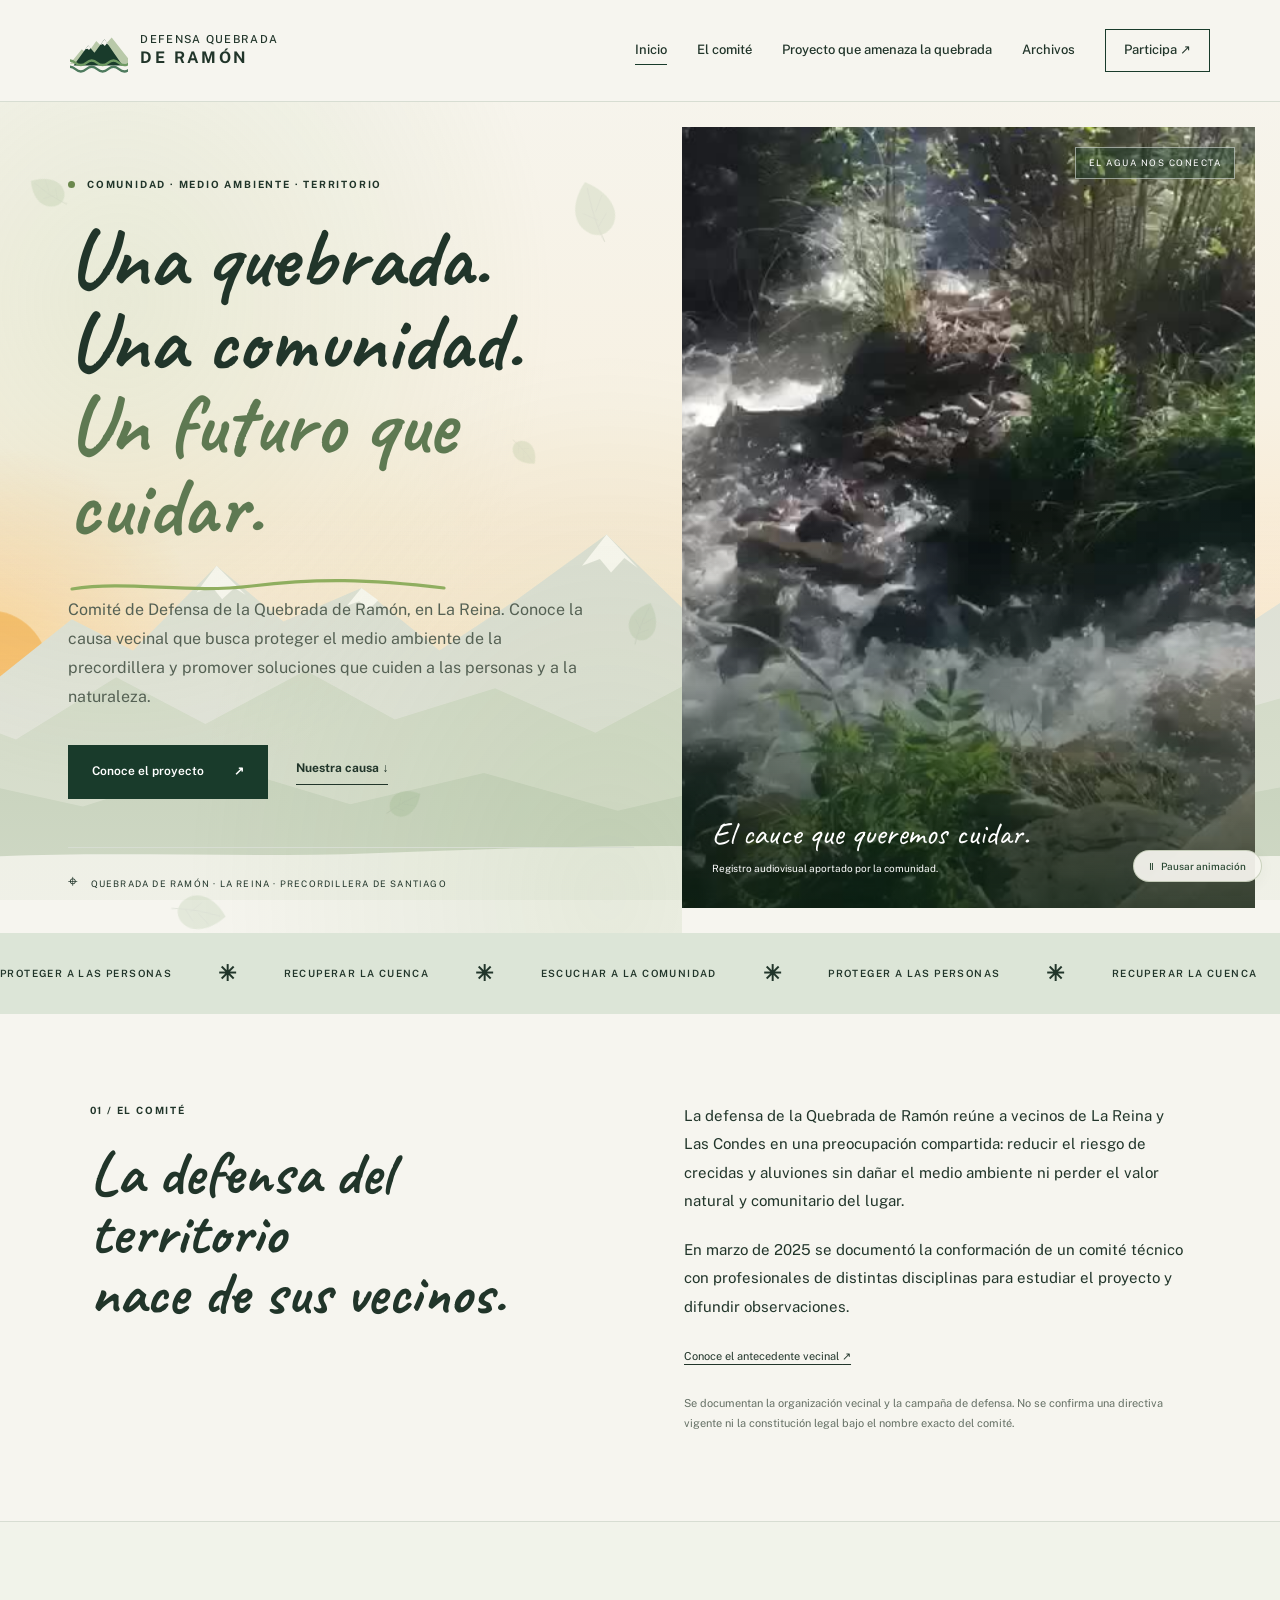
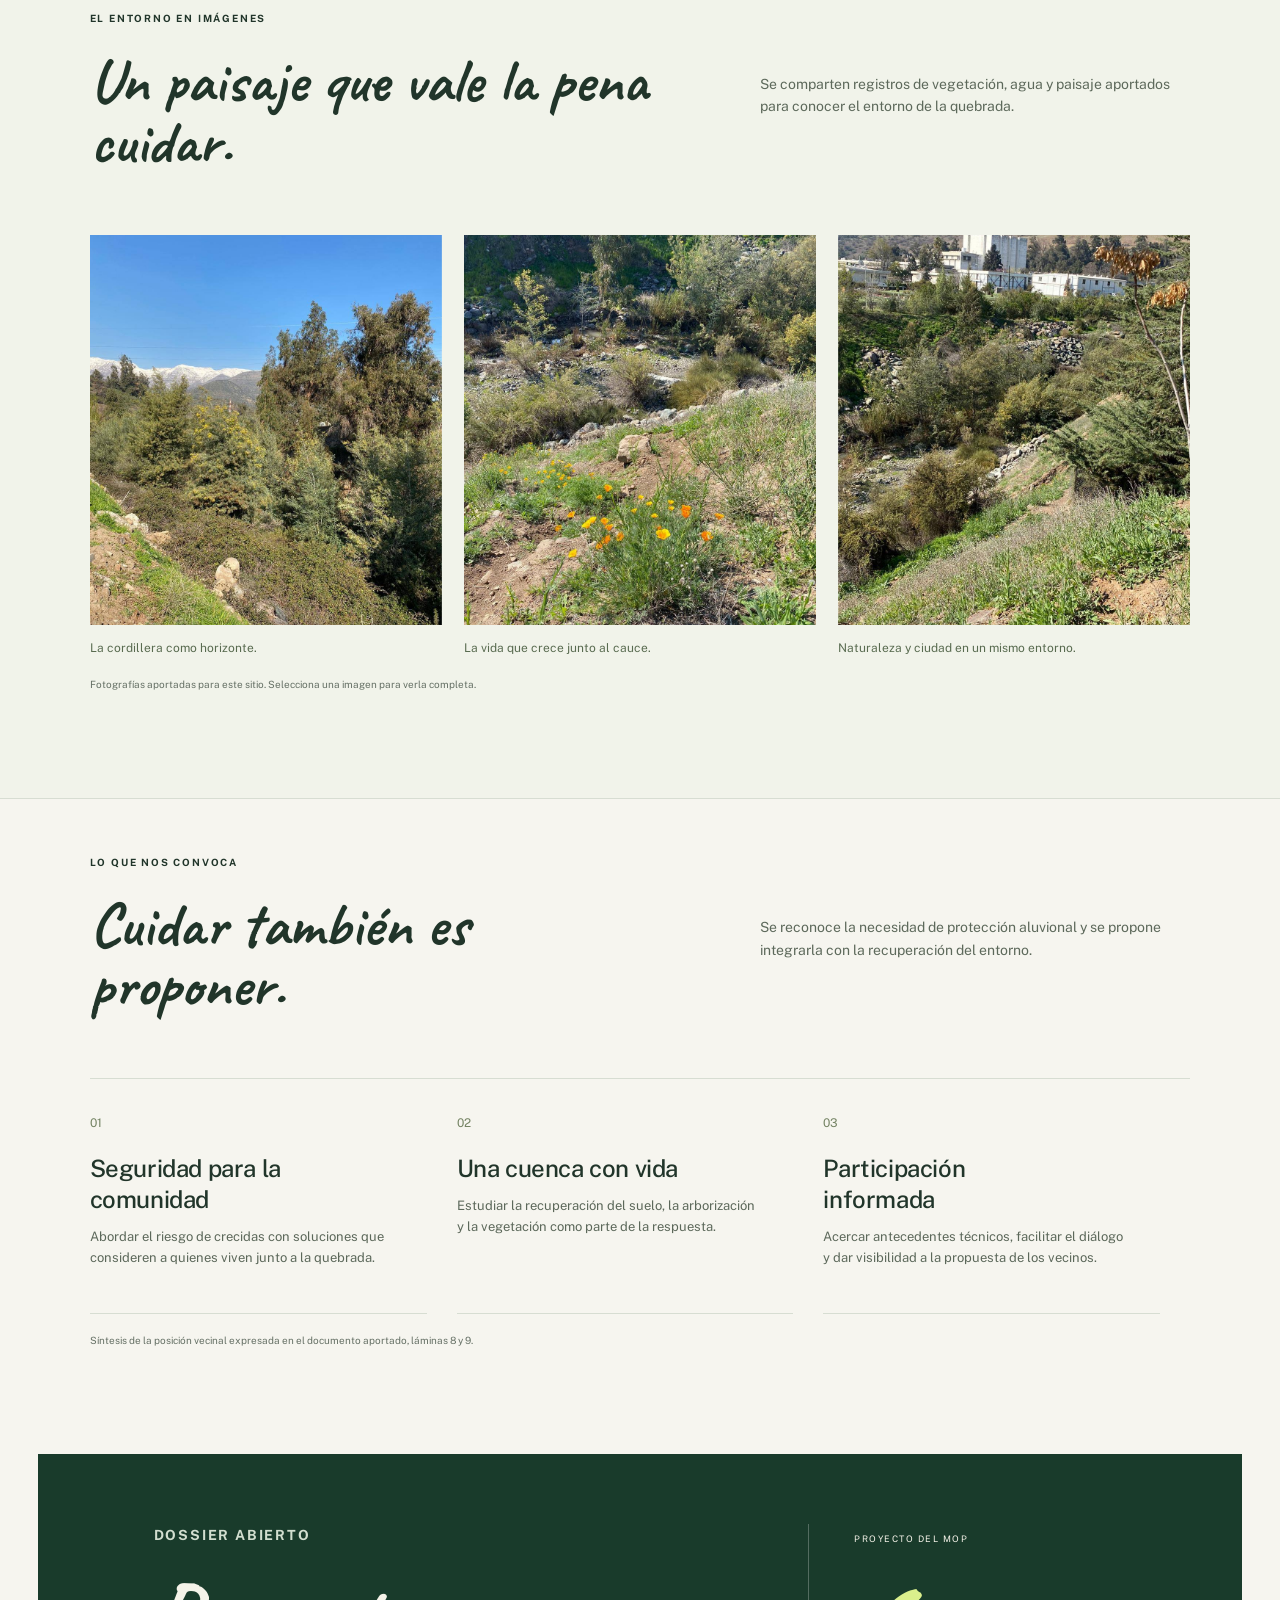
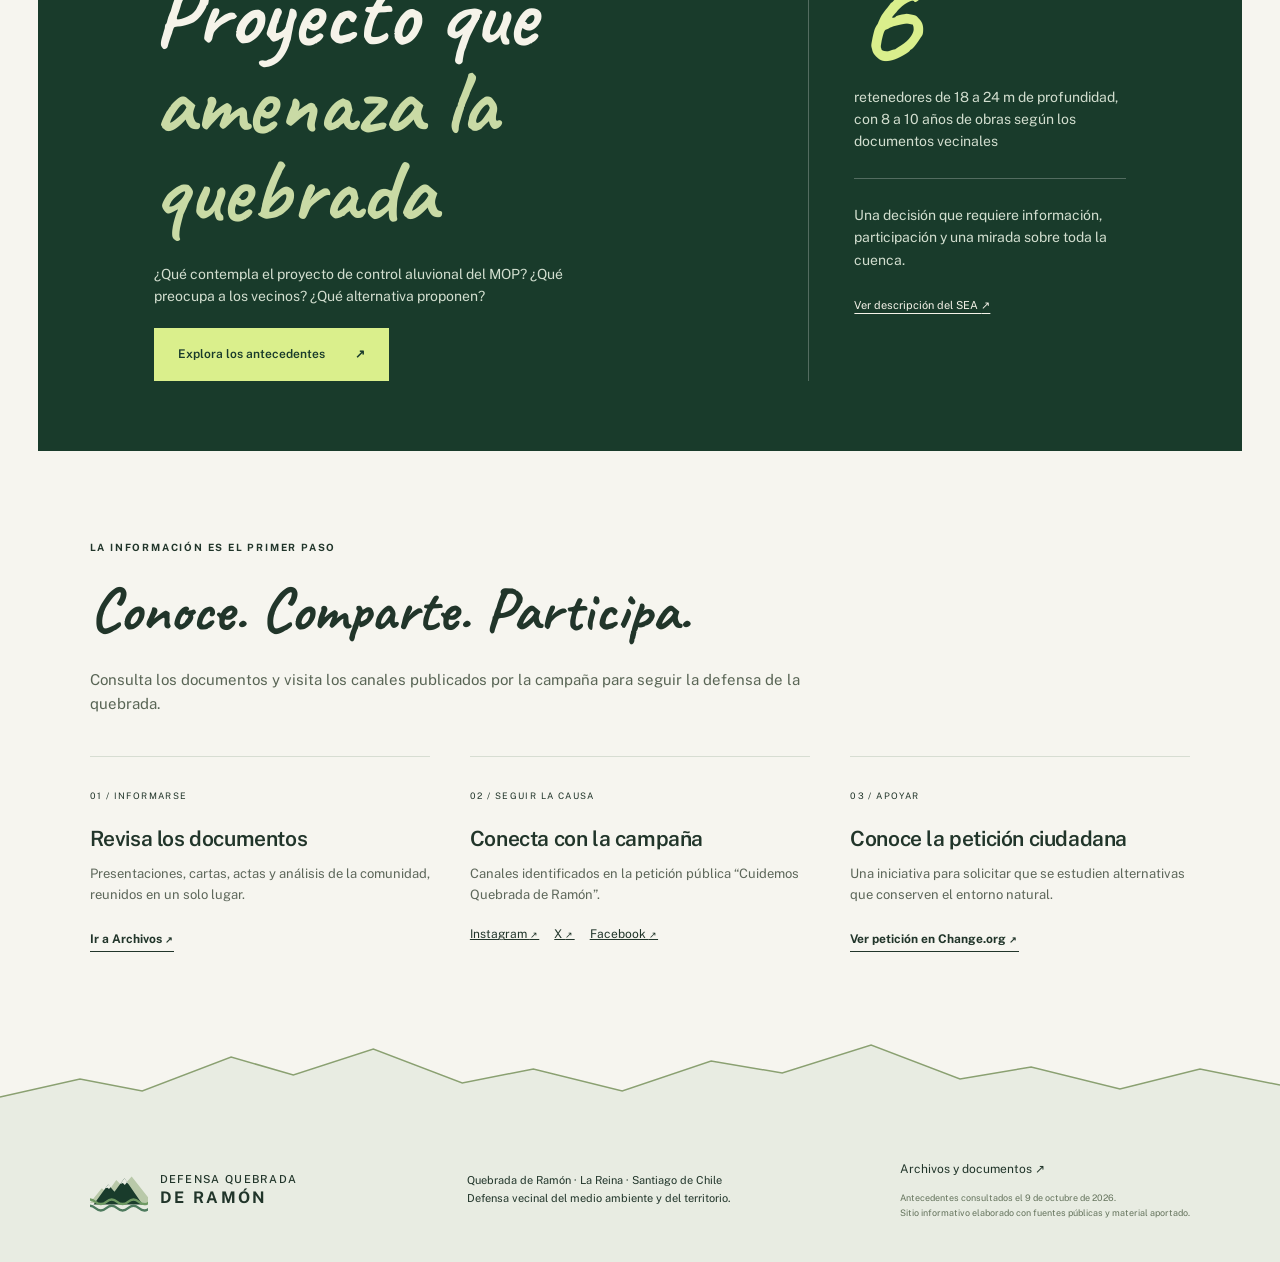
<file: index.html>
<!doctype html><html lang="es-CL"><head><meta charset="utf-8"><meta name="viewport" content="width=device-width,initial-scale=1"><title>Defensa Quebrada de Ramón, La Reina | Medio ambiente y comunidad</title><meta name="description" content="Defensa vecinal de la Quebrada de Ramón en La Reina, Santiago: cuidamos el medio ambiente y proponemos alternativas al proyecto aluvional del MOP."><meta name="theme-color" content="#193b2b"><link rel="canonical" href="https://mirasins.github.io/DefensaQuebrada/"><link rel="icon" href="assets/favicon.svg" type="image/svg+xml"><meta property="og:type" content="website"><meta property="og:site_name" content="Defensa Quebrada de Ramón"><meta property="og:locale" content="es_CL"><meta property="og:title" content="Defensa Quebrada de Ramón, La Reina | Medio ambiente y comunidad"><meta property="og:description" content="Defensa vecinal de la Quebrada de Ramón en La Reina, Santiago: cuidamos el medio ambiente y proponemos alternativas al proyecto aluvional del MOP."><meta property="og:url" content="https://mirasins.github.io/DefensaQuebrada/"><meta property="og:image" content="https://mirasins.github.io/DefensaQuebrada/assets/og-imagen.jpg"><meta property="og:image:width" content="1200"><meta property="og:image:height" content="630"><meta property="og:image:alt" content="Vegetación de la Quebrada de Ramón con la cordillera nevada al fondo"><meta name="twitter:card" content="summary_large_image"><meta name="twitter:site" content="@quebrada_ramon"><script type="application/ld+json">{"@context":"https://schema.org","@graph":[{"@type":"WebSite","@id":"https://mirasins.github.io/DefensaQuebrada/#sitio","name":"Defensa Quebrada de Ramón","url":"https://mirasins.github.io/DefensaQuebrada/","inLanguage":"es-CL","publisher":{"@id":"https://mirasins.github.io/DefensaQuebrada/#organizacion"}},{"@type":"Organization","@id":"https://mirasins.github.io/DefensaQuebrada/#organizacion","name":"Comité de Defensa de la Quebrada de Ramón","alternateName":"Defensa Quebrada de Ramón","url":"https://mirasins.github.io/DefensaQuebrada/","logo":"https://mirasins.github.io/DefensaQuebrada/assets/favicon.svg","areaServed":{"@type":"Place","name":"La Reina, Santiago de Chile"},"knowsAbout":["Medio ambiente","Quebrada de Ramón","Control aluvional","Soluciones basadas en la naturaleza"],"sameAs":["https://www.instagram.com/defensaquebradaramon/","https://x.com/quebrada_ramon","https://www.facebook.com/profile.php?id=100094372480934"]}]}</script><link rel="stylesheet" href="assets/style.css"><script src="assets/main.js" defer></script></head><body><a class="skip" href="#contenido">Ir al contenido</a><header><a class="brand" href="index.html" aria-label="Defensa Quebrada de Ramón, inicio"><svg class="mark" viewBox="0 0 64 48" aria-hidden="true" focusable="false"><path class="mark-ridge-back" d="M0 38 L13 22 L19 27 L29 13 L36 20 L46 9 L64 32 L64 38Z"/><path class="mark-ridge" d="M4 40 L20 18 L27 26 L38 11 L58 40Z"/><path class="mark-snow" d="M38 11 L33.4 17.3 L36.2 16.2 L38.4 18.6 L40.6 15.8 L43 17.6Z M20 18 L17 22.2 L19.2 21.4 L21 23 L22.8 20.8Z"/><g class="mark-waves" fill="none" stroke-linecap="round"><path d="M-6 37c4-3.4 8-3.4 12 0s8 3.4 12 0 8-3.4 12 0 8 3.4 12 0 8-3.4 12 0 8 3.4 12 0 8-3.4 12 0"/><path d="M-6 44c4-3.4 8-3.4 12 0s8 3.4 12 0 8-3.4 12 0 8 3.4 12 0 8-3.4 12 0 8 3.4 12 0 8-3.4 12 0"/></g></svg><span>DEFENSA QUEBRADA<br><b>DE RAMÓN</b></span></a><button class="menu" aria-expanded="false" aria-controls="nav">Menú <span aria-hidden="true">☰</span></button><nav id="nav" aria-label="Principal"><a href="index.html" aria-current="page">Inicio</a><a href="index.html#comite">El comité</a><a href="megaproyecto-la-reina/index.html" >Proyecto que amenaza la quebrada</a><a href="archivos/index.html">Archivos</a><a class="nav-cta" href="index.html#participa">Participa <span aria-hidden="true">↗</span></a></nav></header><main id="contenido">
<section class="hero"><div class="hero-copy"><p class="eyebrow"><span class="dot"></span> COMUNIDAD · MEDIO AMBIENTE · TERRITORIO</p><h1>Una quebrada.<br>Una comunidad.<br><em>Un futuro que cuidar.</em></h1><p class="lead">Comité de Defensa de la Quebrada de Ramón, en La Reina. Conoce la causa vecinal que busca proteger el medio ambiente de la precordillera y promover soluciones que cuiden a las personas y a la naturaleza.</p><div class="actions"><a class="button" href="megaproyecto-la-reina/index.html">Conoce el proyecto <span>↗</span></a><a class="text-link" href="#comite">Nuestra causa ↓</a></div><div class="hero-location"><span aria-hidden="true">⌖</span> QUEBRADA DE RAMÓN · LA REINA · PRECORDILLERA DE SANTIAGO</div></div><figure class="hero-image"><img src="assets/ambiente-poster.jpg" alt="Agua del estero de la Quebrada de Ramón fluyendo entre rocas y vegetación"><video class="ambient-video" muted loop playsinline preload="none" poster="/assets/ambiente-poster.jpg" aria-hidden="true" tabindex="-1"><source src="assets/ambiente-quebrada.mp4" type="video/mp4"></video><figcaption>El cauce que queremos cuidar.<small>Registro audiovisual aportado por la comunidad.</small></figcaption><span class="image-label">EL AGUA NOS CONECTA</span></figure></section>
<div class="statement"><span>PROTEGER A LAS PERSONAS</span><span aria-hidden="true">✳</span><span>RECUPERAR LA CUENCA</span><span aria-hidden="true">✳</span><span>ESCUCHAR A LA COMUNIDAD</span></div>
<section class="section split" id="comite"><div><p class="eyebrow">01 / EL COMITÉ</p><h2>La defensa del territorio<br>nace de sus vecinos.</h2></div><div class="prose"><p>La defensa de la Quebrada de Ramón reúne a vecinos de La Reina y Las Condes en una preocupación compartida: reducir el riesgo de crecidas y aluviones sin dañar el medio ambiente ni perder el valor natural y comunitario del lugar.</p><p>En marzo de 2025 se documentó la conformación de un comité técnico con profesionales de distintas disciplinas para estudiar el proyecto y difundir observaciones. </p><a class="source-link" href="https://z14.cl/2025/quebrada-de-ramon-la-comunidad-se-organiza-frente-al-megaproyecto-del-mop/" target="_blank" rel="noopener noreferrer">Conoce el antecedente vecinal <span aria-hidden="true">↗</span></a><p class="note">Se documentan la organización vecinal y la campaña de defensa. No se confirma una directiva vigente ni la constitución legal bajo el nombre exacto del comité.</p></div></section>
<section class="section landscape-gallery" id="entorno"><div class="section-top"><div><p class="eyebrow">EL ENTORNO EN IMÁGENES</p><h2>Un paisaje que vale la pena cuidar.</h2></div><p>Se comparten registros de vegetación, agua y paisaje aportados para conocer el entorno de la quebrada.</p></div><div class="gallery-grid"><figure><a href="assets/entorno-cordillera.jpg" target="_blank" rel="noopener" aria-label="Abrir fotografía de vegetación y cordillera"><img src="assets/entorno-cordillera.jpg" loading="lazy" width="960" height="1280" alt="Vegetación nativa de la Quebrada de Ramón, en La Reina, con la cordillera nevada bajo un cielo azul"></a><figcaption>La cordillera como horizonte.</figcaption></figure><figure><a href="assets/entorno-flores.jpg" target="_blank" rel="noopener" aria-label="Abrir fotografía de flores y cauce"><img src="assets/entorno-flores.jpg" loading="lazy" width="960" height="1280" alt="Flores anaranjadas y vegetación junto al cauce rocoso de la Quebrada de Ramón"></a><figcaption>La vida que crece junto al cauce.</figcaption></figure><figure><a href="assets/entorno-vegetacion.jpg" target="_blank" rel="noopener" aria-label="Abrir fotografía del entorno urbano y vegetación"><img src="assets/entorno-vegetacion.jpg" loading="lazy" width="960" height="1280" alt="Ladera con vegetación y rocas de la Quebrada de Ramón, con casas de La Reina al fondo"></a><figcaption>Naturaleza y ciudad en un mismo entorno.</figcaption></figure></div><p class="caption">Fotografías aportadas para este sitio. Selecciona una imagen para verla completa.</p></section>
<section class="section purpose"><div class="section-top"><div><p class="eyebrow">LO QUE NOS CONVOCA</p><h2>Cuidar también es proponer.</h2></div><p>Se reconoce la necesidad de protección aluvional y se propone integrarla con la recuperación del entorno.</p></div><div class="principles"><article><span class="number">01</span><h3>Seguridad para la comunidad</h3><p>Abordar el riesgo de crecidas con soluciones que consideren a quienes viven junto a la quebrada.</p></article><article><span class="number">02</span><h3>Una cuenca con vida</h3><p>Estudiar la recuperación del suelo, la arborización y la vegetación como parte de la respuesta.</p></article><article><span class="number">03</span><h3>Participación informada</h3><p>Acercar antecedentes técnicos, facilitar el diálogo y dar visibilidad a la propuesta de los vecinos.</p></article></div><p class="caption">Síntesis de la posición vecinal expresada en el documento aportado, láminas 8 y 9.</p></section>
<section class="project-feature"><div><p class="eyebrow">DOSSIER ABIERTO</p><h2>Proyecto que<br><em>amenaza la quebrada</em></h2><p>¿Qué contempla el proyecto de control aluvional del MOP? ¿Qué preocupa a los vecinos? ¿Qué alternativa proponen?</p><a class="button light" href="megaproyecto-la-reina/index.html">Explora los antecedentes <span>↗</span></a></div><div class="feature-data"><span class="tag">PROYECTO DEL MOP</span><strong>7</strong><p>retenedores de 18 a 24 m de profundidad, con 8 a 10 años de obras según los documentos vecinales</p><hr><p>Una decisión que requiere información, participación y una mirada sobre toda la cuenca.</p><a class="source-link" href="https://www.sea.gob.cl/noticias/comite-de-ministros-sesiona-por-cuarta-vez-en-administracion-del-presidente-kast-y-revisa" target="_blank" rel="noopener noreferrer">Ver descripción del SEA <span aria-hidden="true">↗</span></a></div></section>
<section class="section" id="participa"><p class="eyebrow">LA INFORMACIÓN ES EL PRIMER PASO</p><h2>Conoce. Comparte. Participa.</h2><p class="intro">Consulta los documentos y visita los canales publicados por la campaña para seguir la defensa de la quebrada.</p><div class="participation"><div><span>01 / INFORMARSE</span><h3>Revisa los documentos</h3><p>Presentaciones, cartas, actas y análisis de la comunidad, reunidos en un solo lugar.</p><a class="text-link" href="archivos/index.html">Ir a Archivos <span aria-hidden="true">↗</span></a></div><div><span>02 / SEGUIR LA CAUSA</span><h3>Conecta con la campaña</h3><p>Canales identificados en la petición pública “Cuidemos Quebrada de Ramón”.</p><div class="socials"><a class="" href="https://www.instagram.com/defensaquebradaramon/" target="_blank" rel="noopener noreferrer">Instagram <span aria-hidden="true">↗</span></a><a class="" href="https://x.com/quebrada_ramon" target="_blank" rel="noopener noreferrer">X <span aria-hidden="true">↗</span></a><a class="" href="https://www.facebook.com/profile.php?id=100094372480934" target="_blank" rel="noopener noreferrer">Facebook <span aria-hidden="true">↗</span></a></div></div><div><span>03 / APOYAR</span><h3>Conoce la petición ciudadana</h3><p>Una iniciativa para solicitar que se estudien alternativas que conserven el entorno natural.</p><a class="text-link" href="https://www.change.org/p/munilareina-mop-chile-mmachile-cuidemos-quebrada-de-ram%C3%B3n" target="_blank" rel="noopener noreferrer">Ver petición en Change.org <span aria-hidden="true">↗</span></a></div></div></section></main><footer><a class="brand" href="index.html"><svg class="mark" viewBox="0 0 64 48" aria-hidden="true" focusable="false"><path class="mark-ridge-back" d="M0 38 L13 22 L19 27 L29 13 L36 20 L46 9 L64 32 L64 38Z"/><path class="mark-ridge" d="M4 40 L20 18 L27 26 L38 11 L58 40Z"/><path class="mark-snow" d="M38 11 L33.4 17.3 L36.2 16.2 L38.4 18.6 L40.6 15.8 L43 17.6Z M20 18 L17 22.2 L19.2 21.4 L21 23 L22.8 20.8Z"/><g class="mark-waves" fill="none" stroke-linecap="round"><path d="M-6 37c4-3.4 8-3.4 12 0s8 3.4 12 0 8-3.4 12 0 8 3.4 12 0 8-3.4 12 0 8 3.4 12 0 8-3.4 12 0"/><path d="M-6 44c4-3.4 8-3.4 12 0s8 3.4 12 0 8-3.4 12 0 8 3.4 12 0 8-3.4 12 0 8 3.4 12 0 8-3.4 12 0"/></g></svg><span>DEFENSA QUEBRADA<br><b>DE RAMÓN</b></span></a><p>Quebrada de Ramón · La Reina · Santiago de Chile<br>Defensa vecinal del medio ambiente y del territorio.</p><div><a href="archivos/index.html">Archivos y documentos ↗</a><small>Antecedentes consultados el 9 de octubre de 2026.<br>Sitio informativo elaborado con fuentes públicas y material aportado.</small></div></footer></body></html>
</file>
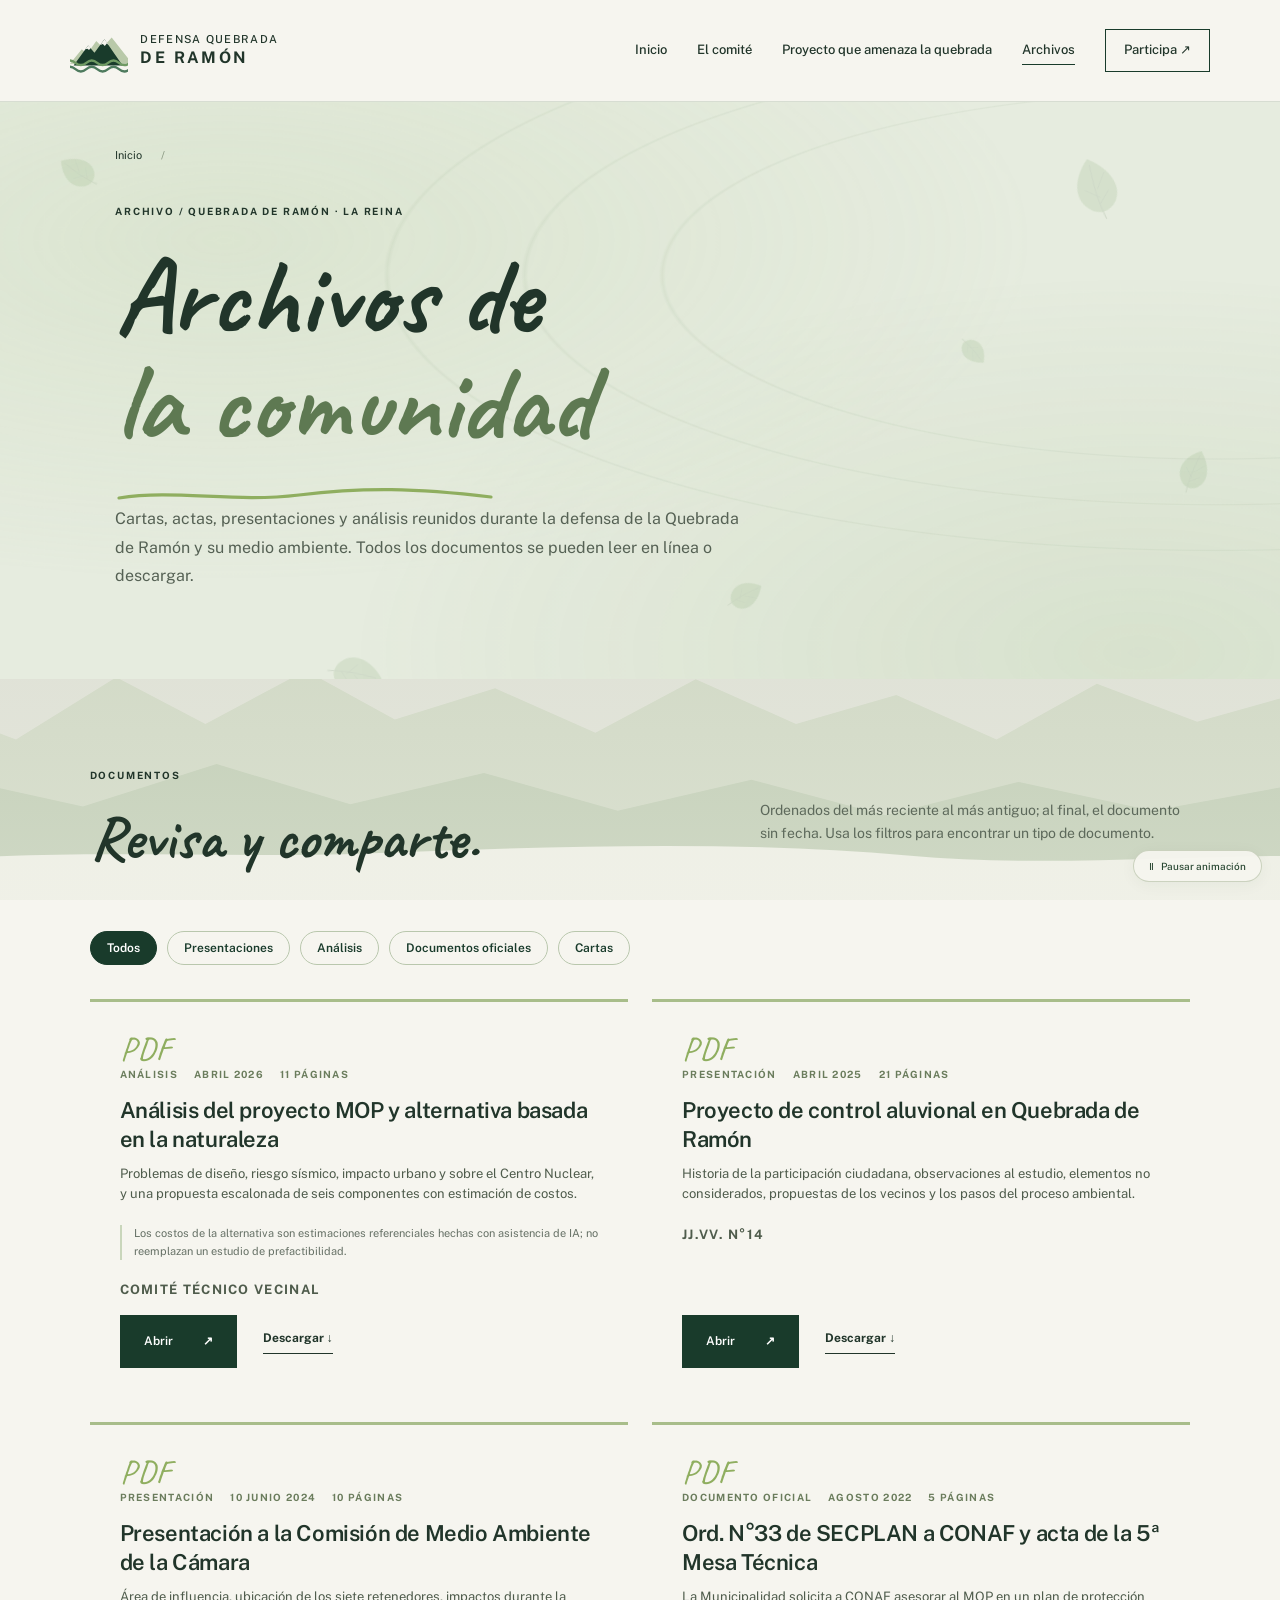
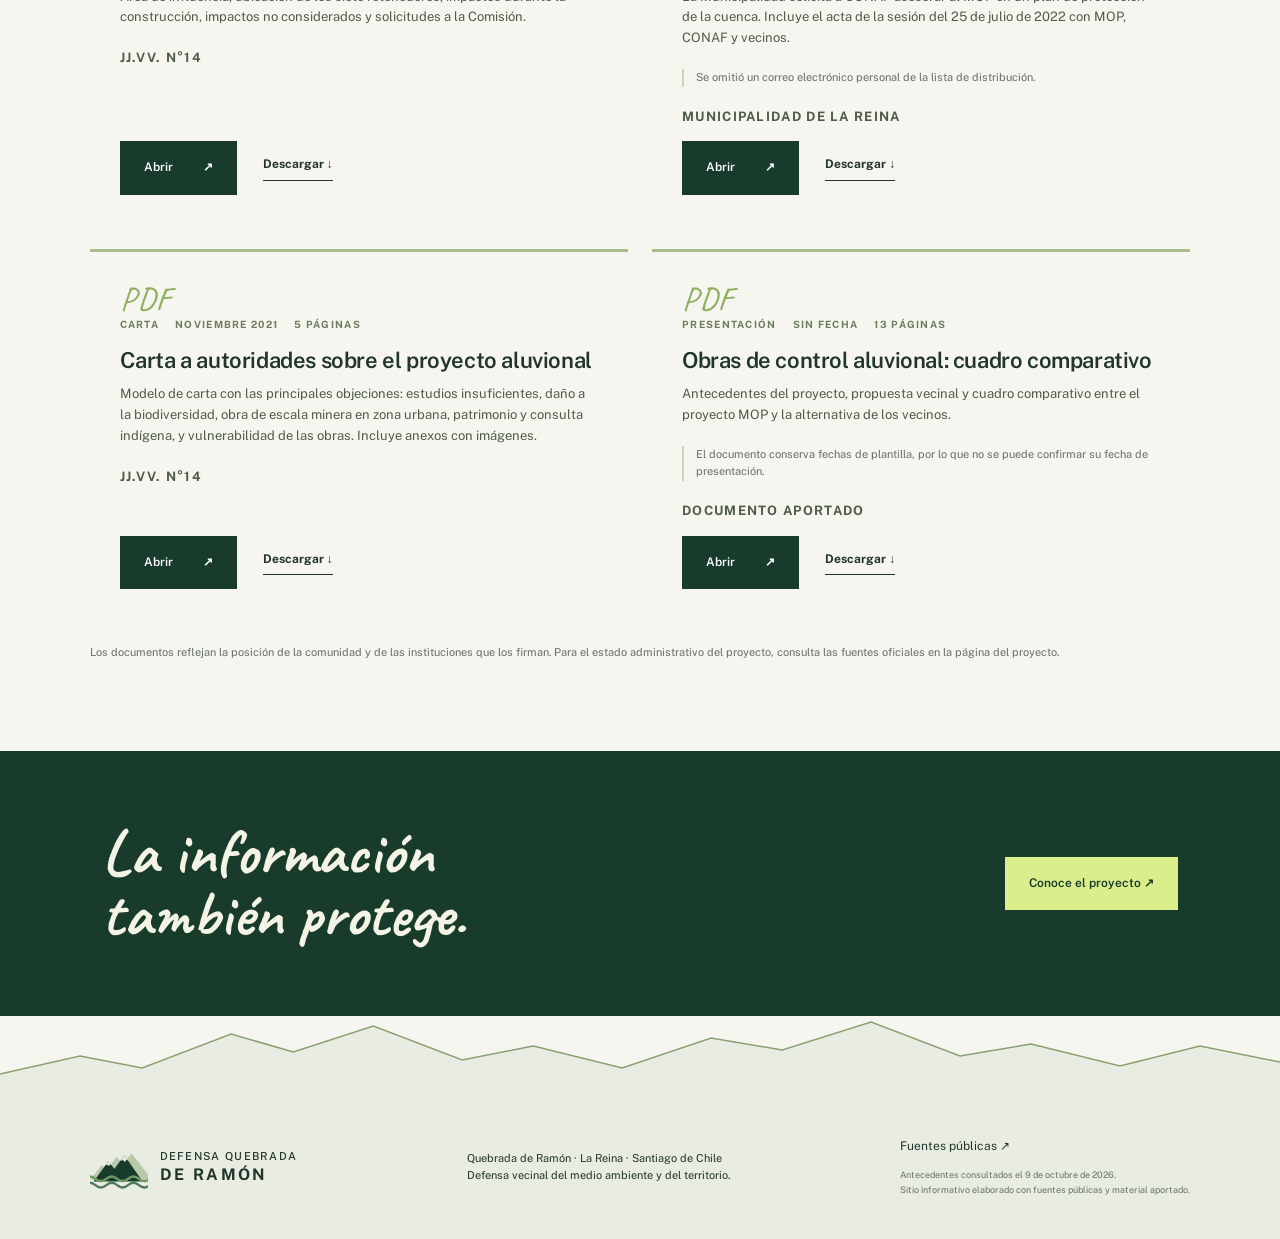
<file: archivos/index.html>
<!doctype html><html lang="es-CL"><head><meta charset="utf-8"><meta name="viewport" content="width=device-width,initial-scale=1"><title>Archivos y documentos | Defensa Quebrada de Ramón, La Reina</title><meta name="description" content="Documentos de la defensa de la Quebrada de Ramón en La Reina: cartas, actas, presentaciones y análisis sobre medio ambiente y el proyecto del MOP."><meta name="theme-color" content="#193b2b"><link rel="canonical" href="https://mirasins.github.io/DefensaQuebrada/archivos/"><link rel="icon" href="../assets/favicon.svg" type="image/svg+xml"><meta property="og:type" content="website"><meta property="og:site_name" content="Defensa Quebrada de Ramón"><meta property="og:locale" content="es_CL"><meta property="og:title" content="Archivos y documentos | Defensa Quebrada de Ramón, La Reina"><meta property="og:description" content="Documentos de la defensa de la Quebrada de Ramón en La Reina: cartas, actas, presentaciones y análisis sobre medio ambiente y el proyecto del MOP."><meta property="og:url" content="https://mirasins.github.io/DefensaQuebrada/archivos/"><meta property="og:image" content="https://mirasins.github.io/DefensaQuebrada/assets/og-imagen.jpg"><meta property="og:image:width" content="1200"><meta property="og:image:height" content="630"><meta property="og:image:alt" content="Vegetación de la Quebrada de Ramón con la cordillera nevada al fondo"><meta name="twitter:card" content="summary_large_image"><meta name="twitter:site" content="@quebrada_ramon"><script type="application/ld+json">{"@context":"https://schema.org","@graph":[{"@type":"CollectionPage","name":"Archivos de la defensa de la Quebrada de Ramón","url":"https://mirasins.github.io/DefensaQuebrada/archivos/","inLanguage":"es-CL","publisher":{"@id":"https://mirasins.github.io/DefensaQuebrada/#organizacion"}},{"@type":"BreadcrumbList","itemListElement":[{"@type":"ListItem","position":1,"name":"Inicio","item":"https://mirasins.github.io/DefensaQuebrada/"},{"@type":"ListItem","position":2,"name":"Archivos","item":"https://mirasins.github.io/DefensaQuebrada/archivos/"}]}]}</script><link rel="stylesheet" href="../assets/style.css"><script src="../assets/main.js" defer></script></head><body><a class="skip" href="#contenido">Ir al contenido</a><header><a class="brand" href="../index.html" aria-label="Defensa Quebrada de Ramón, inicio"><svg class="mark" viewBox="0 0 64 48" aria-hidden="true" focusable="false"><path class="mark-ridge-back" d="M0 38 L13 22 L19 27 L29 13 L36 20 L46 9 L64 32 L64 38Z"/><path class="mark-ridge" d="M4 40 L20 18 L27 26 L38 11 L58 40Z"/><path class="mark-snow" d="M38 11 L33.4 17.3 L36.2 16.2 L38.4 18.6 L40.6 15.8 L43 17.6Z M20 18 L17 22.2 L19.2 21.4 L21 23 L22.8 20.8Z"/><g class="mark-waves" fill="none" stroke-linecap="round"><path d="M-6 37c4-3.4 8-3.4 12 0s8 3.4 12 0 8-3.4 12 0 8 3.4 12 0 8-3.4 12 0 8 3.4 12 0 8-3.4 12 0"/><path d="M-6 44c4-3.4 8-3.4 12 0s8 3.4 12 0 8-3.4 12 0 8 3.4 12 0 8-3.4 12 0 8 3.4 12 0 8-3.4 12 0"/></g></svg><span>DEFENSA QUEBRADA<br><b>DE RAMÓN</b></span></a><button class="menu" aria-expanded="false" aria-controls="nav">Menú <span aria-hidden="true">☰</span></button><nav id="nav" aria-label="Principal"><a href="../index.html" >Inicio</a><a href="../index.html#comite">El comité</a><a href="../megaproyecto-la-reina/index.html" >Proyecto que amenaza la quebrada</a><a href="index.html" aria-current="page">Archivos</a><a class="nav-cta" href="../index.html#participa">Participa <span aria-hidden="true">↗</span></a></nav></header><main id="contenido"><section class="dossier-hero"><a class="breadcrumb" href="../index.html">Inicio <span>/</span></a><p class="eyebrow">ARCHIVO / QUEBRADA DE RAMÓN · LA REINA</p><h1>Archivos de<br><em>la comunidad</em></h1><p class="lead">Cartas, actas, presentaciones y análisis reunidos durante la defensa de la Quebrada de Ramón y su medio ambiente. Todos los documentos se pueden leer en línea o descargar.</p></section><section class="section"><div class="section-top"><div><p class="eyebrow">DOCUMENTOS</p><h2>Revisa y comparte.</h2></div><p>Ordenados del más reciente al más antiguo; al final, el documento sin fecha. Usa los filtros para encontrar un tipo de documento.</p></div><div class="filters" role="group" aria-label="Filtrar documentos"><button type="button" data-filter="todos" aria-pressed="true">Todos</button><button type="button" data-filter="presentacion" aria-pressed="false">Presentaciones</button><button type="button" data-filter="analisis" aria-pressed="false">Análisis</button><button type="button" data-filter="oficial" aria-pressed="false">Documentos oficiales</button><button type="button" data-filter="carta" aria-pressed="false">Cartas</button></div><div class="doc-list"><article class="doc-card" data-type="analisis"><span class="doc-icon" aria-hidden="true">PDF</span><div class="doc-meta"><span>ANÁLISIS</span><span>ABRIL 2026</span><span>11 PÁGINAS</span></div><h3>Análisis del proyecto MOP y alternativa basada en la naturaleza</h3><p>Problemas de diseño, riesgo sísmico, impacto urbano y sobre el Centro Nuclear, y una propuesta escalonada de seis componentes con estimación de costos.</p><p class="doc-note">Los costos de la alternativa son estimaciones referenciales hechas con asistencia de IA; no reemplazan un estudio de prefactibilidad.</p><p class="doc-meta" style="margin:0"><span>COMITÉ TÉCNICO VECINAL</span></p><div class="doc-actions"><a class="button" href="docs/analisis-sbn-quebrada-ramon-2026.pdf" target="_blank" rel="noopener noreferrer">Abrir <span aria-hidden="true">↗</span></a><a class="text-link" href="docs/analisis-sbn-quebrada-ramon-2026.pdf" download>Descargar ↓</a></div></article><article class="doc-card" data-type="presentacion"><span class="doc-icon" aria-hidden="true">PDF</span><div class="doc-meta"><span>PRESENTACIÓN</span><span>ABRIL 2025</span><span>21 PÁGINAS</span></div><h3>Proyecto de control aluvional en Quebrada de Ramón</h3><p>Historia de la participación ciudadana, observaciones al estudio, elementos no considerados, propuestas de los vecinos y los pasos del proceso ambiental.</p><p class="doc-meta" style="margin:0"><span>JJ.VV. N°14</span></p><div class="doc-actions"><a class="button" href="docs/presentacion-jjvv14-abril-2025.pdf" target="_blank" rel="noopener noreferrer">Abrir <span aria-hidden="true">↗</span></a><a class="text-link" href="docs/presentacion-jjvv14-abril-2025.pdf" download>Descargar ↓</a></div></article><article class="doc-card" data-type="presentacion"><span class="doc-icon" aria-hidden="true">PDF</span><div class="doc-meta"><span>PRESENTACIÓN</span><span>10 JUNIO 2024</span><span>10 PÁGINAS</span></div><h3>Presentación a la Comisión de Medio Ambiente de la Cámara</h3><p>Área de influencia, ubicación de los siete retenedores, impactos durante la construcción, impactos no considerados y solicitudes a la Comisión.</p><p class="doc-meta" style="margin:0"><span>JJ.VV. N°14</span></p><div class="doc-actions"><a class="button" href="docs/presentacion-comision-medio-ambiente-2024.pdf" target="_blank" rel="noopener noreferrer">Abrir <span aria-hidden="true">↗</span></a><a class="text-link" href="docs/presentacion-comision-medio-ambiente-2024.pdf" download>Descargar ↓</a></div></article><article class="doc-card" data-type="oficial"><span class="doc-icon" aria-hidden="true">PDF</span><div class="doc-meta"><span>DOCUMENTO OFICIAL</span><span>AGOSTO 2022</span><span>5 PÁGINAS</span></div><h3>Ord. N°33 de SECPLAN a CONAF y acta de la 5ª Mesa Técnica</h3><p>La Municipalidad solicita a CONAF asesorar al MOP en un plan de protección de la cuenca. Incluye el acta de la sesión del 25 de julio de 2022 con MOP, CONAF y vecinos.</p><p class="doc-note">Se omitió un correo electrónico personal de la lista de distribución.</p><p class="doc-meta" style="margin:0"><span>MUNICIPALIDAD DE LA REINA</span></p><div class="doc-actions"><a class="button" href="docs/ord33-acta-mesa-tecnica-2022.pdf" target="_blank" rel="noopener noreferrer">Abrir <span aria-hidden="true">↗</span></a><a class="text-link" href="docs/ord33-acta-mesa-tecnica-2022.pdf" download>Descargar ↓</a></div></article><article class="doc-card" data-type="carta"><span class="doc-icon" aria-hidden="true">PDF</span><div class="doc-meta"><span>CARTA</span><span>NOVIEMBRE 2021</span><span>5 PÁGINAS</span></div><h3>Carta a autoridades sobre el proyecto aluvional</h3><p>Modelo de carta con las principales objeciones: estudios insuficientes, daño a la biodiversidad, obra de escala minera en zona urbana, patrimonio y consulta indígena, y vulnerabilidad de las obras. Incluye anexos con imágenes.</p><p class="doc-meta" style="margin:0"><span>JJ.VV. N°14</span></p><div class="doc-actions"><a class="button" href="docs/carta-autoridades-jjvv14-2021.pdf" target="_blank" rel="noopener noreferrer">Abrir <span aria-hidden="true">↗</span></a><a class="text-link" href="docs/carta-autoridades-jjvv14-2021.pdf" download>Descargar ↓</a></div></article><article class="doc-card" data-type="presentacion"><span class="doc-icon" aria-hidden="true">PDF</span><div class="doc-meta"><span>PRESENTACIÓN</span><span>SIN FECHA</span><span>13 PÁGINAS</span></div><h3>Obras de control aluvional: cuadro comparativo</h3><p>Antecedentes del proyecto, propuesta vecinal y cuadro comparativo entre el proyecto MOP y la alternativa de los vecinos.</p><p class="doc-note">El documento conserva fechas de plantilla, por lo que no se puede confirmar su fecha de presentación.</p><p class="doc-meta" style="margin:0"><span>DOCUMENTO APORTADO</span></p><div class="doc-actions"><a class="button" href="../assets/presentacion-cuadro-comparativo.pdf" target="_blank" rel="noopener noreferrer">Abrir <span aria-hidden="true">↗</span></a><a class="text-link" href="../assets/presentacion-cuadro-comparativo.pdf" download>Descargar ↓</a></div></article></div><p class="note">Los documentos reflejan la posición de la comunidad y de las instituciones que los firman. Para el estado administrativo del proyecto, consulta las fuentes oficiales en la página del proyecto.</p></section><section class="closing"><h2>La información<br>también protege.</h2><a class="button light" href="../megaproyecto-la-reina/index.html">Conoce el proyecto ↗</a></section></main><footer><a class="brand" href="../index.html"><svg class="mark" viewBox="0 0 64 48" aria-hidden="true" focusable="false"><path class="mark-ridge-back" d="M0 38 L13 22 L19 27 L29 13 L36 20 L46 9 L64 32 L64 38Z"/><path class="mark-ridge" d="M4 40 L20 18 L27 26 L38 11 L58 40Z"/><path class="mark-snow" d="M38 11 L33.4 17.3 L36.2 16.2 L38.4 18.6 L40.6 15.8 L43 17.6Z M20 18 L17 22.2 L19.2 21.4 L21 23 L22.8 20.8Z"/><g class="mark-waves" fill="none" stroke-linecap="round"><path d="M-6 37c4-3.4 8-3.4 12 0s8 3.4 12 0 8-3.4 12 0 8 3.4 12 0 8-3.4 12 0 8 3.4 12 0 8-3.4 12 0"/><path d="M-6 44c4-3.4 8-3.4 12 0s8 3.4 12 0 8-3.4 12 0 8 3.4 12 0 8-3.4 12 0 8 3.4 12 0 8-3.4 12 0"/></g></svg><span>DEFENSA QUEBRADA<br><b>DE RAMÓN</b></span></a><p>Quebrada de Ramón · La Reina · Santiago de Chile<br>Defensa vecinal del medio ambiente y del territorio.</p><div><a href="../megaproyecto-la-reina/index.html#fuentes">Fuentes públicas ↗</a><small>Antecedentes consultados el 9 de octubre de 2026.<br>Sitio informativo elaborado con fuentes públicas y material aportado.</small></div></footer></body></html>
</file>
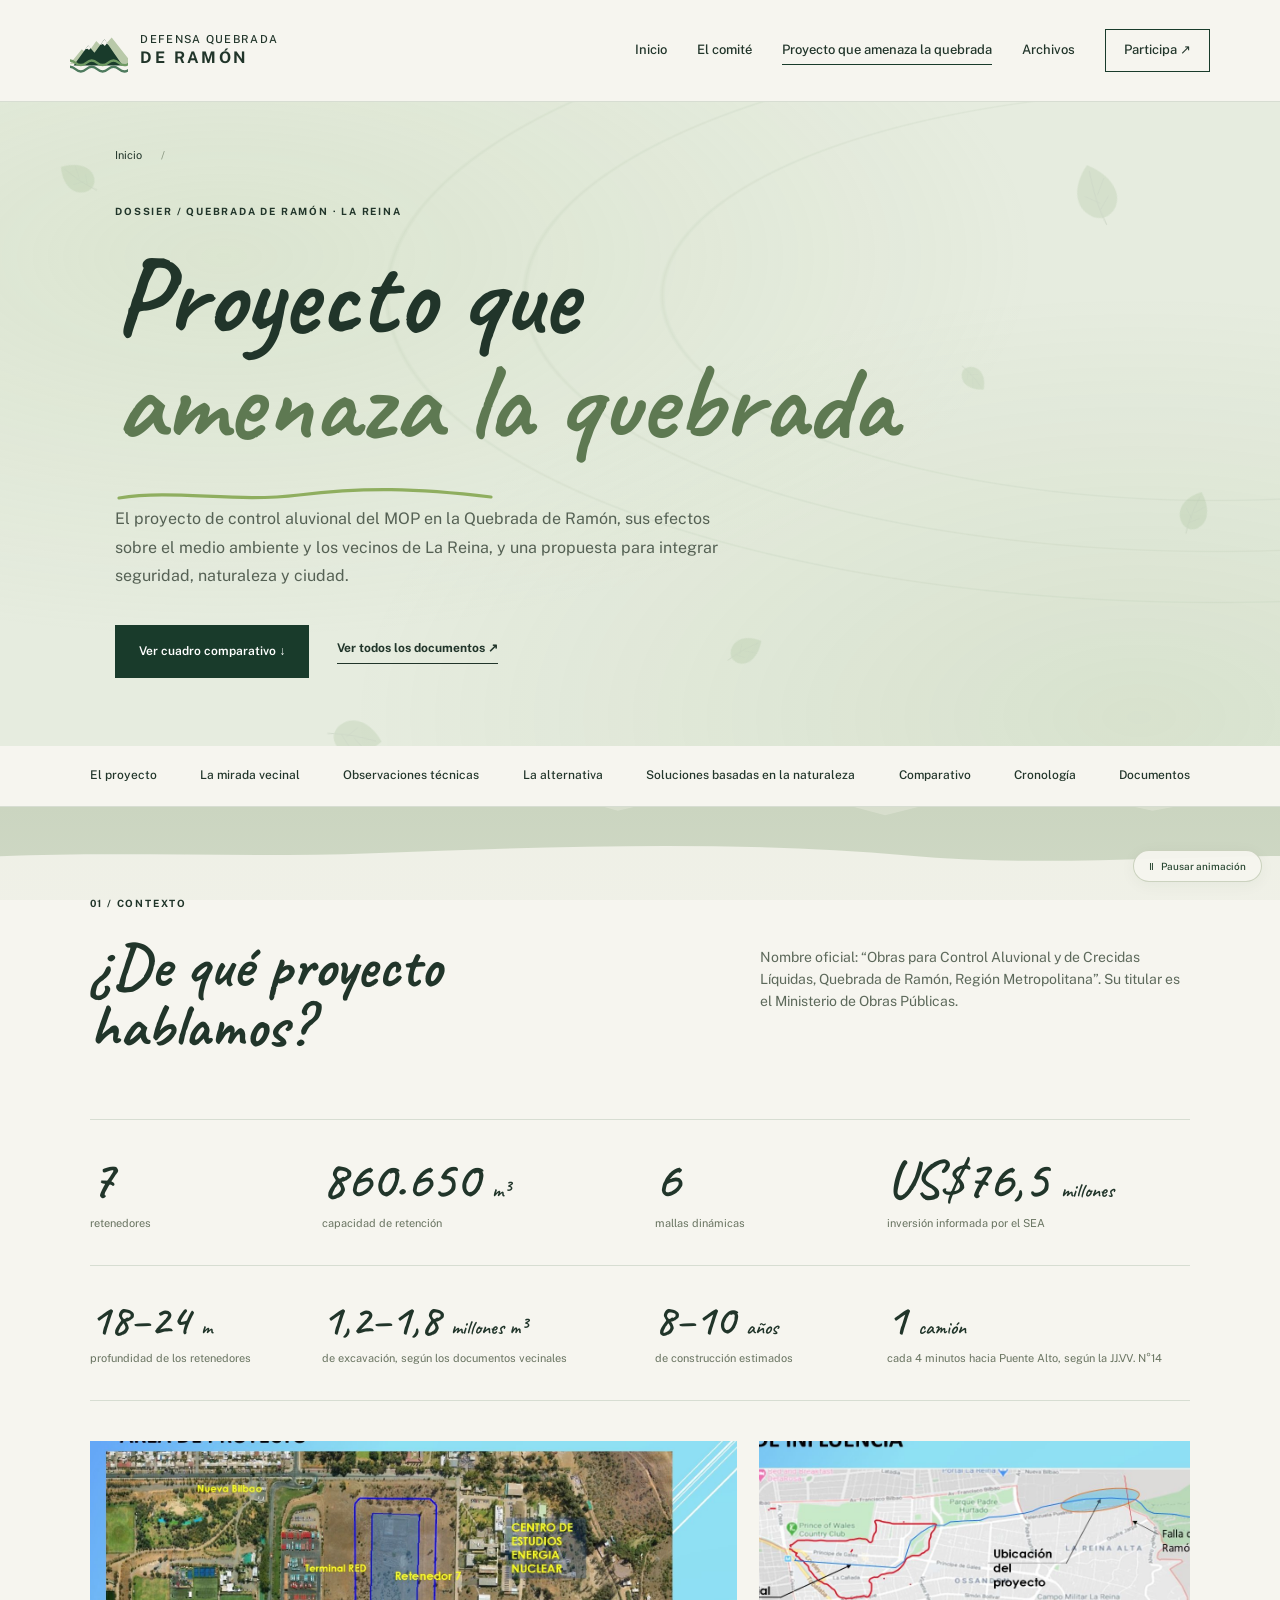
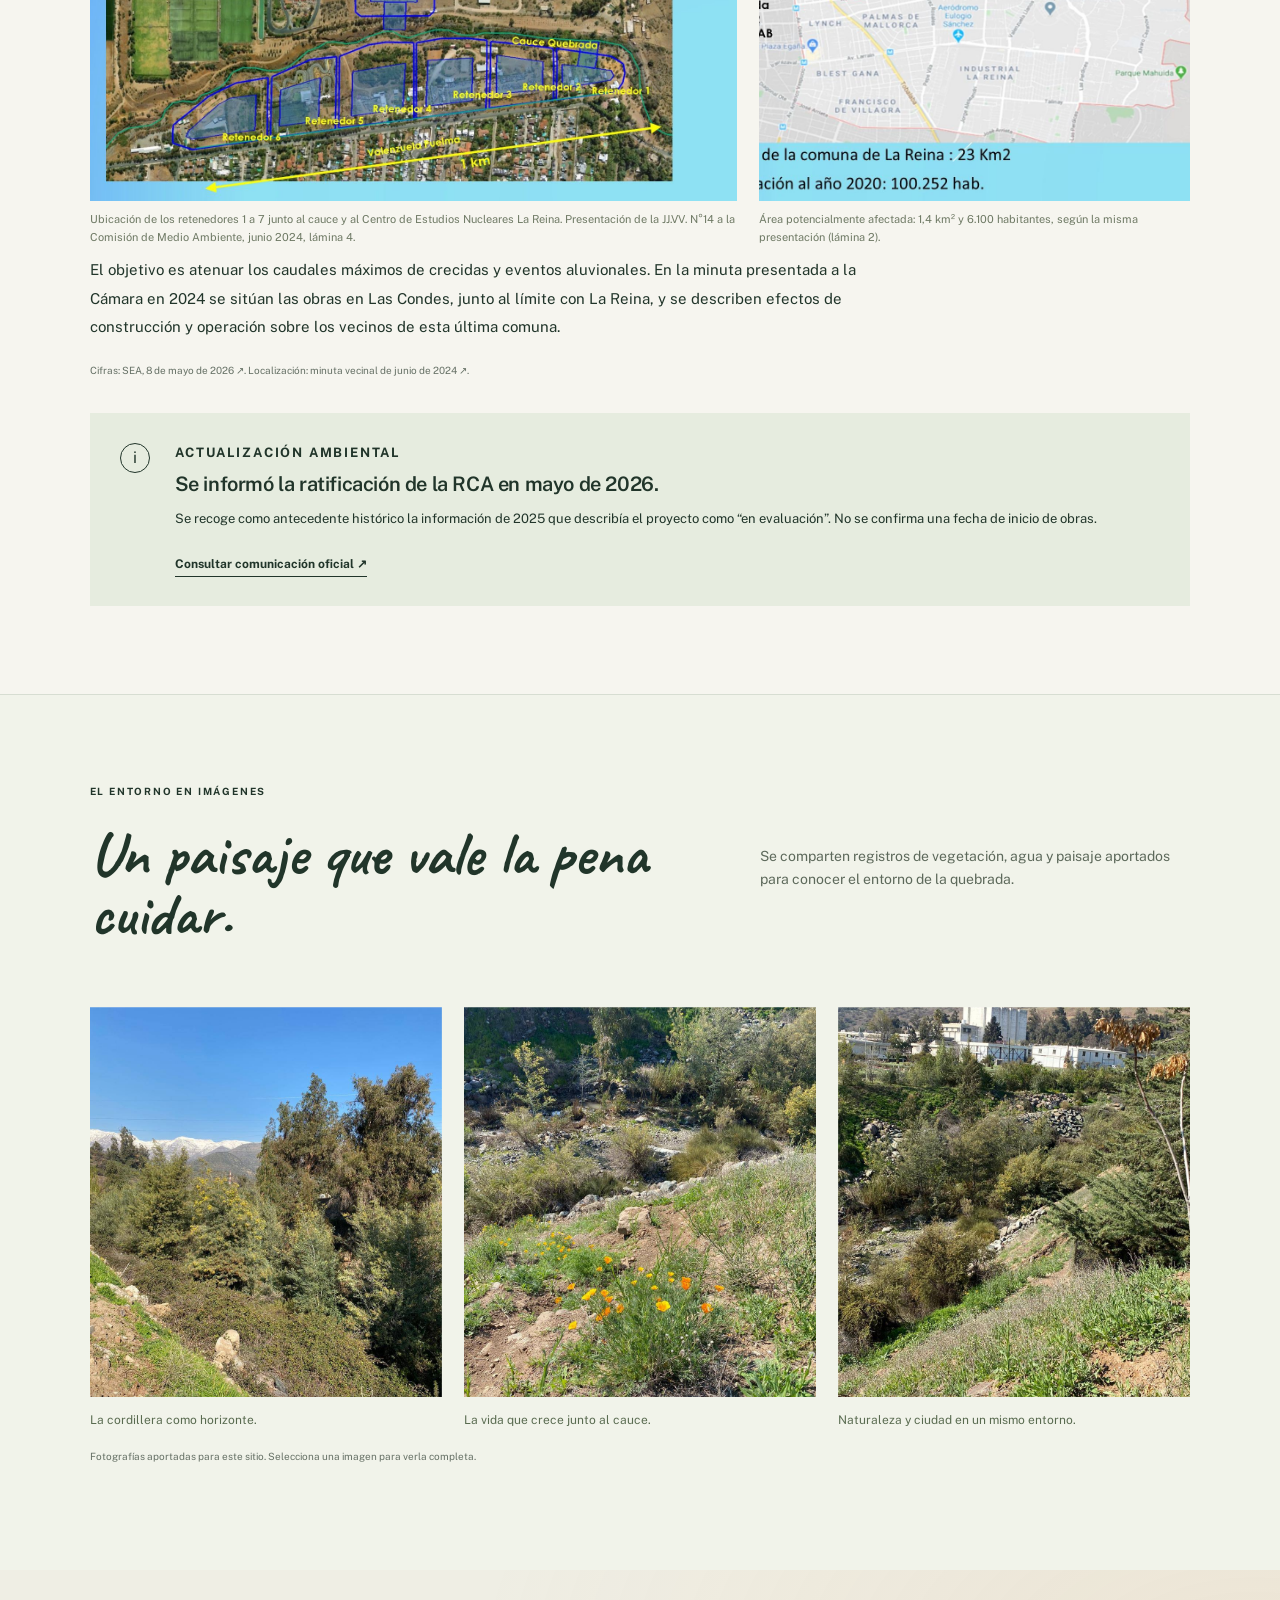
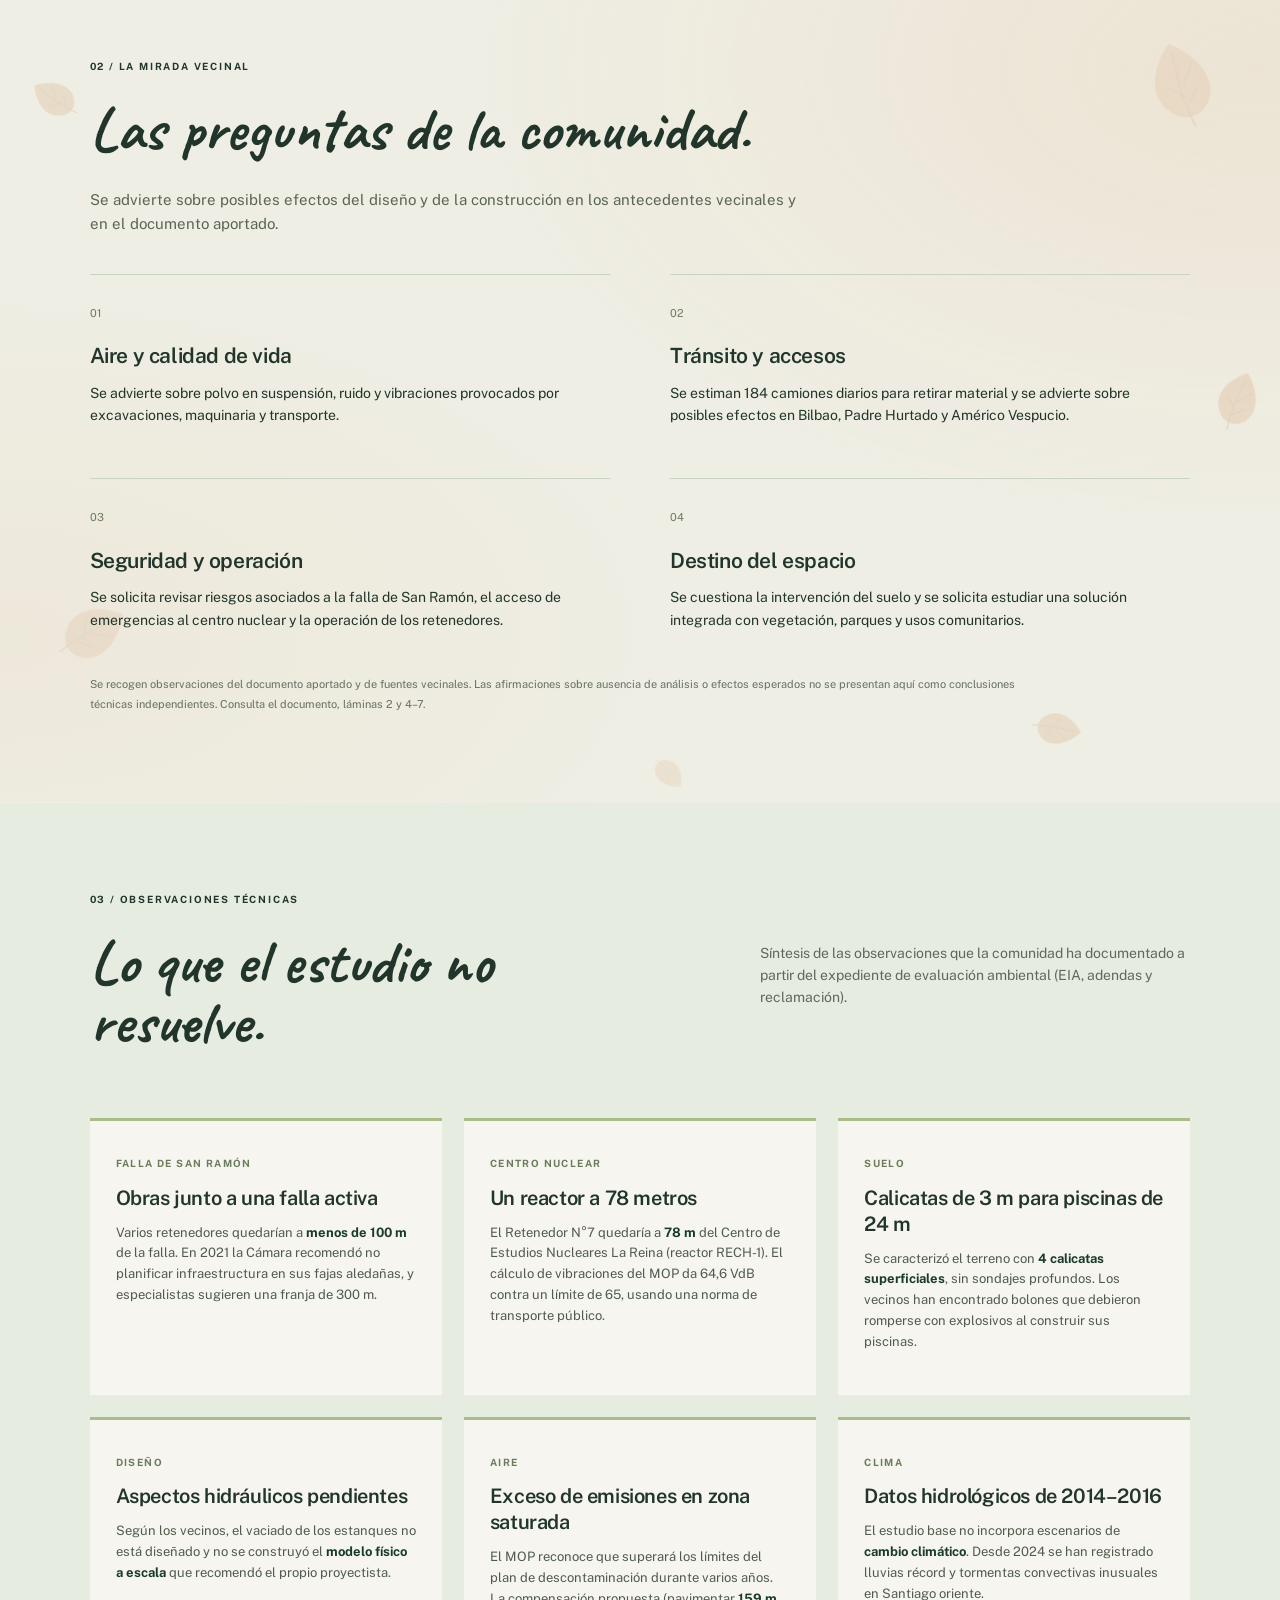
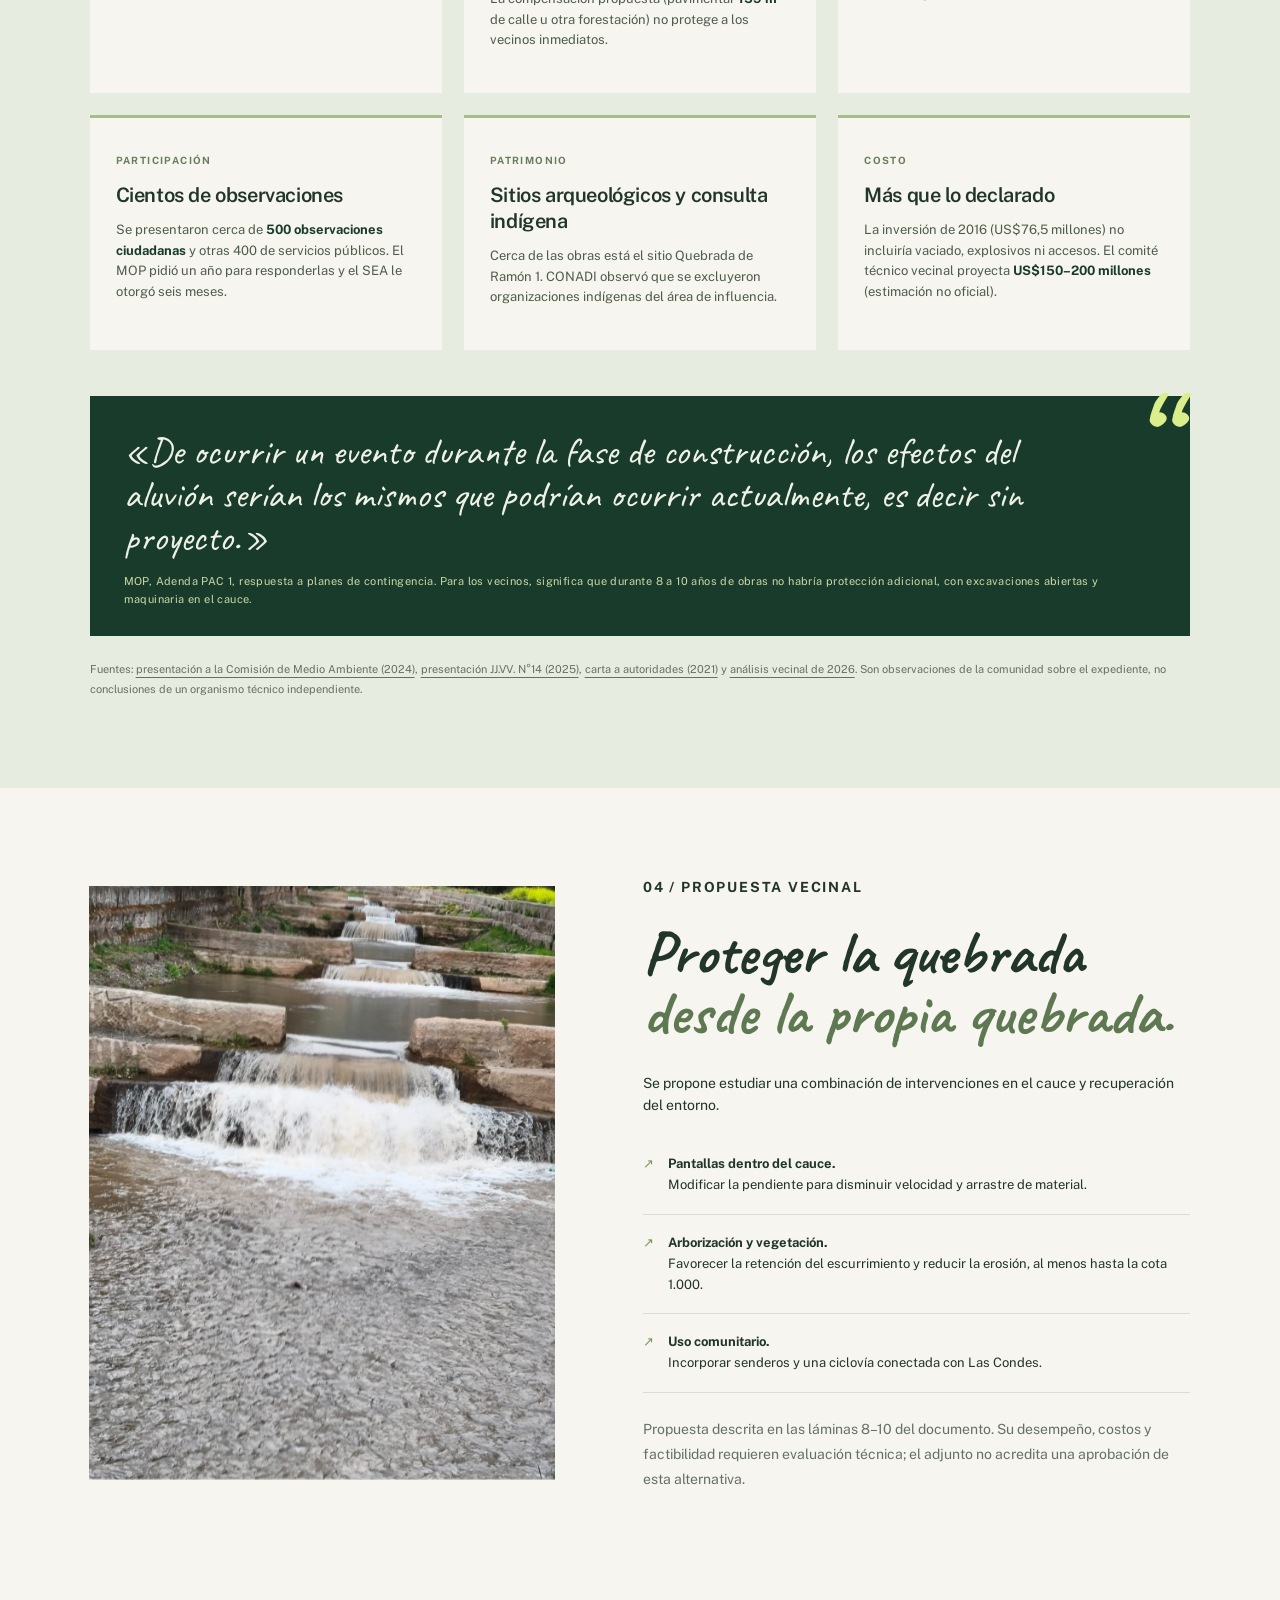
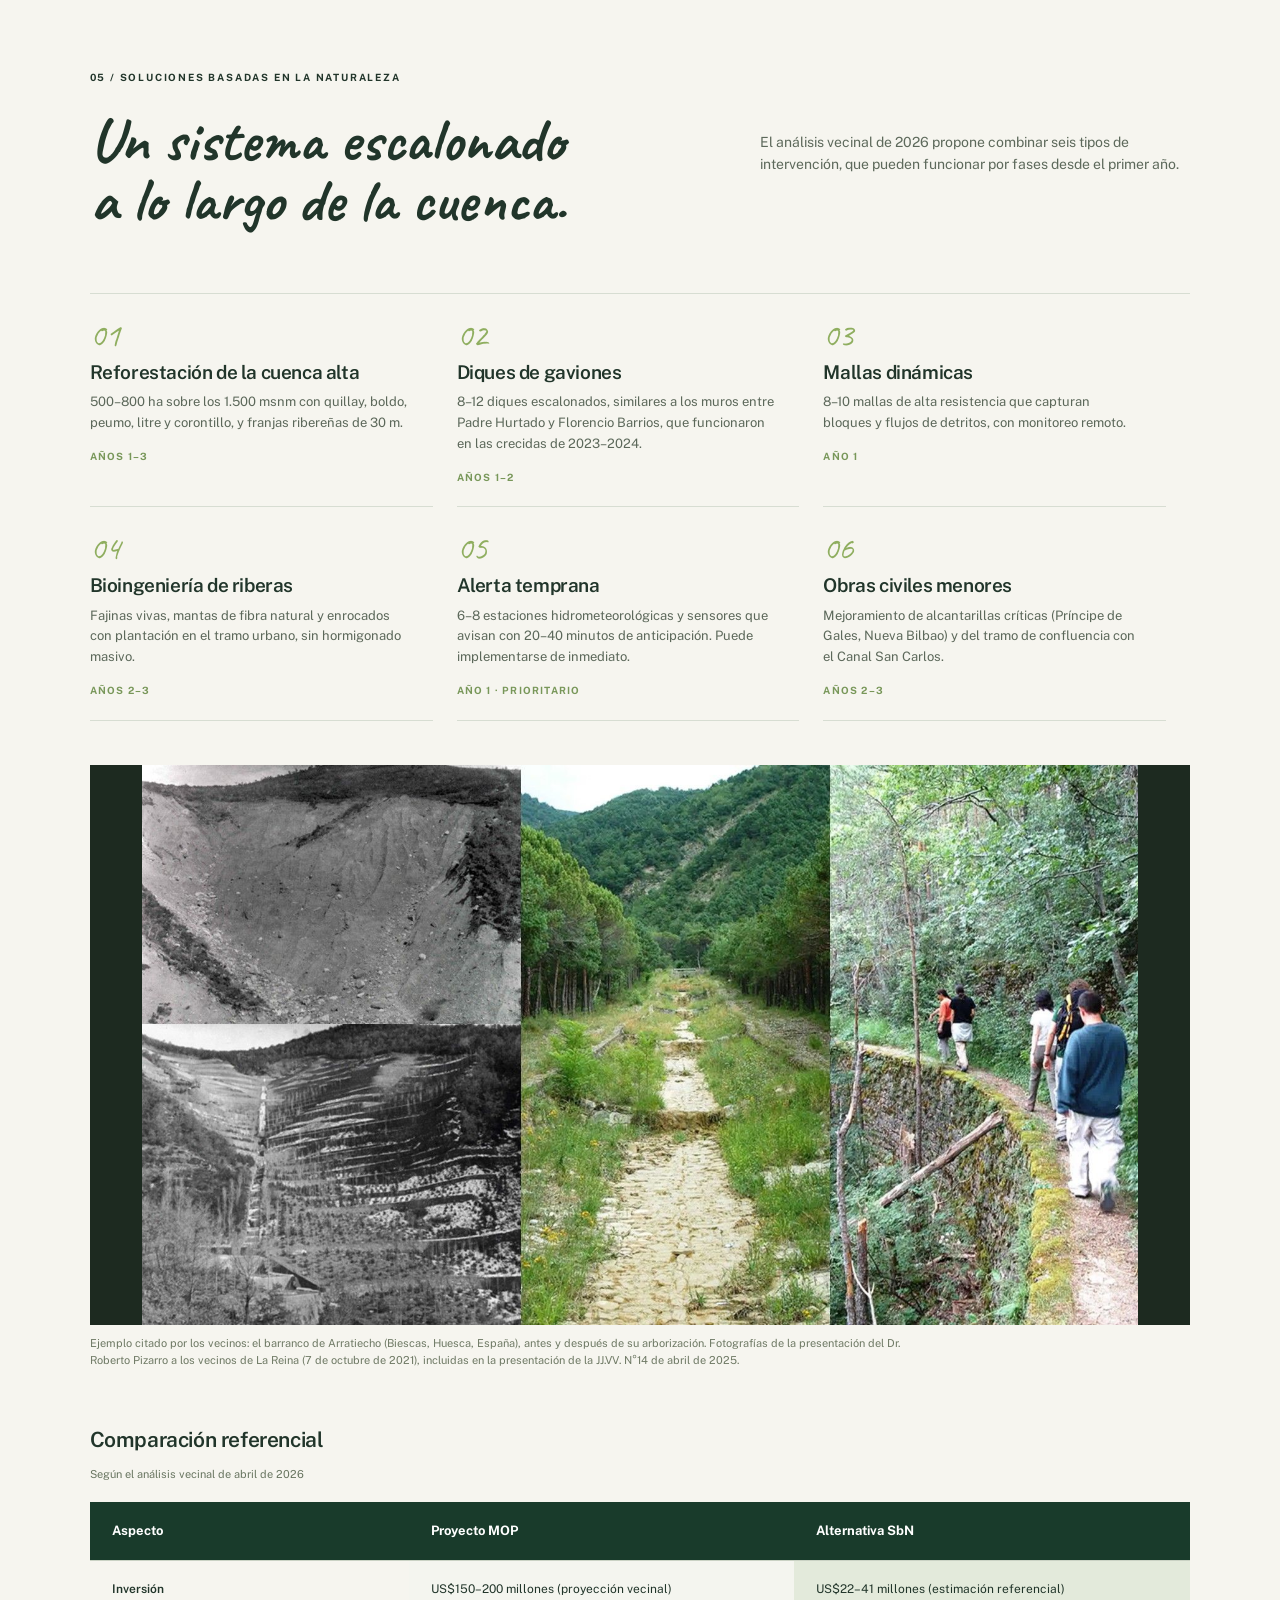
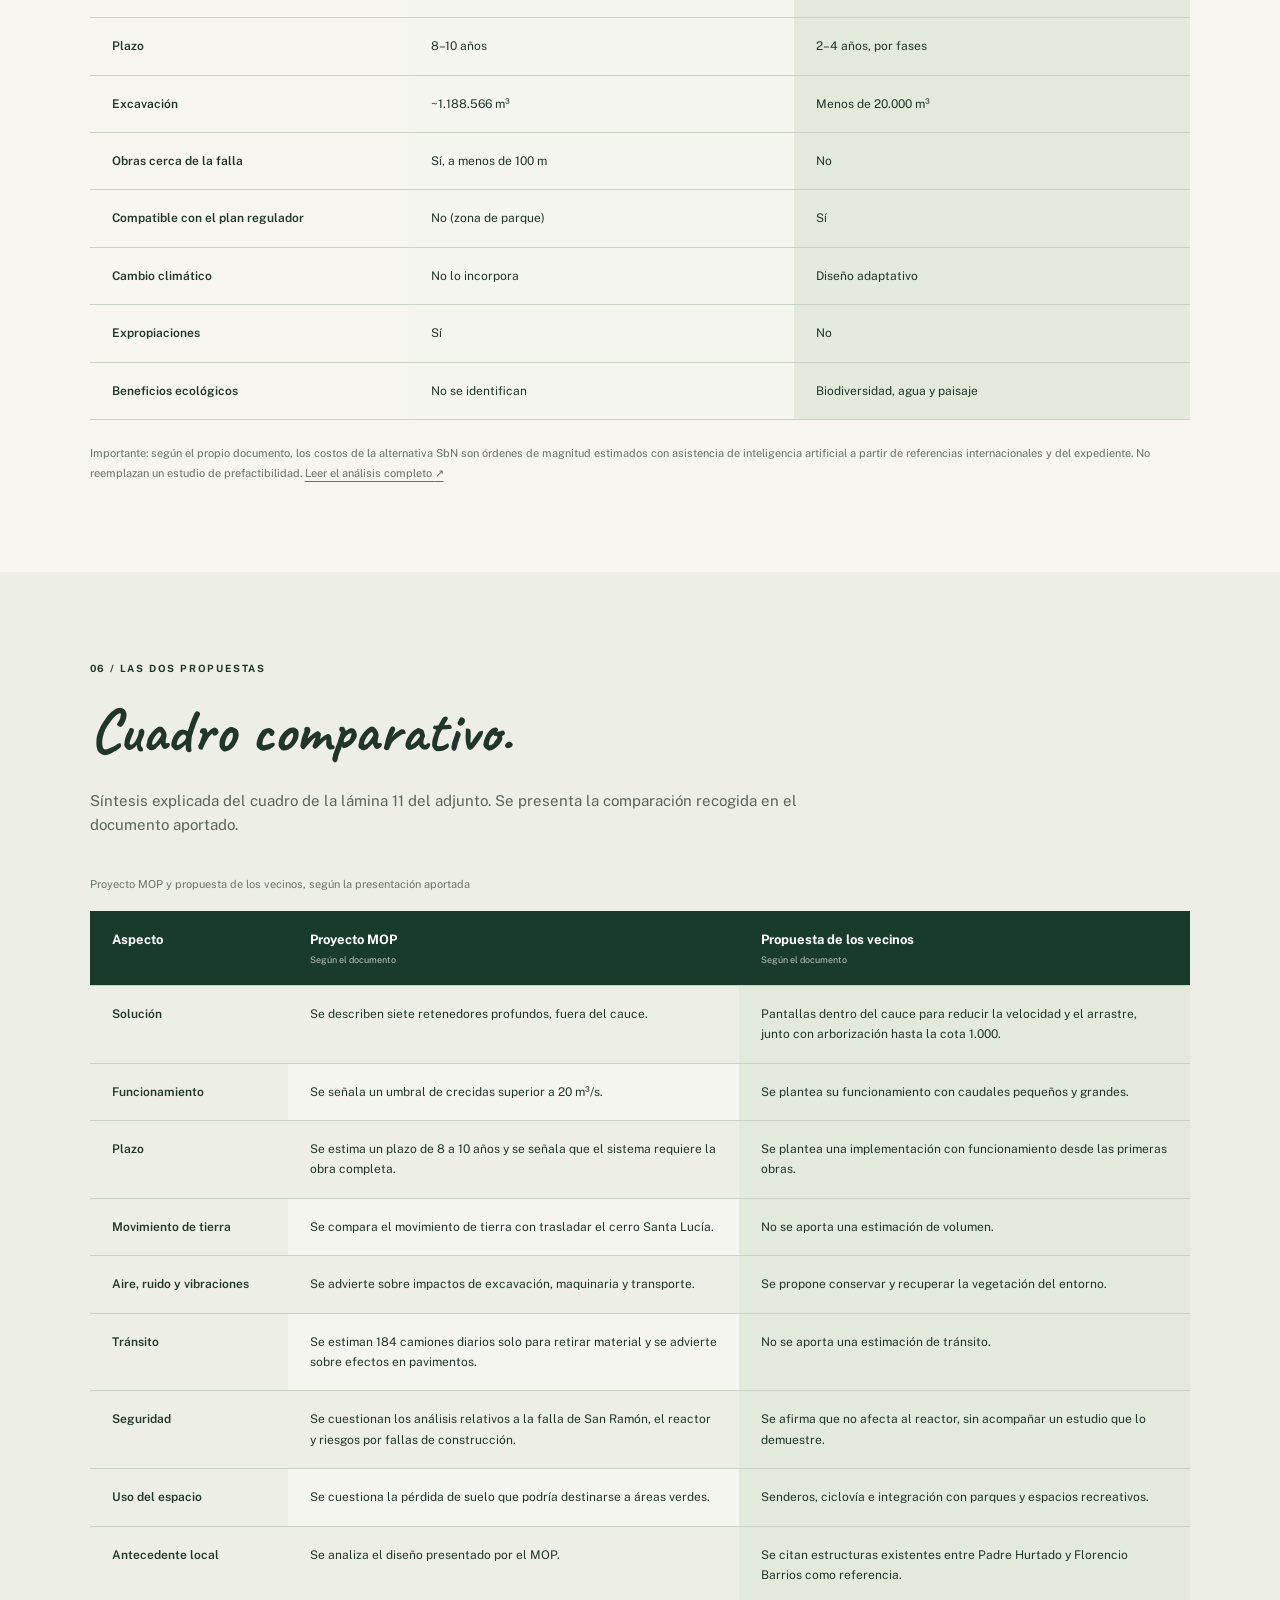
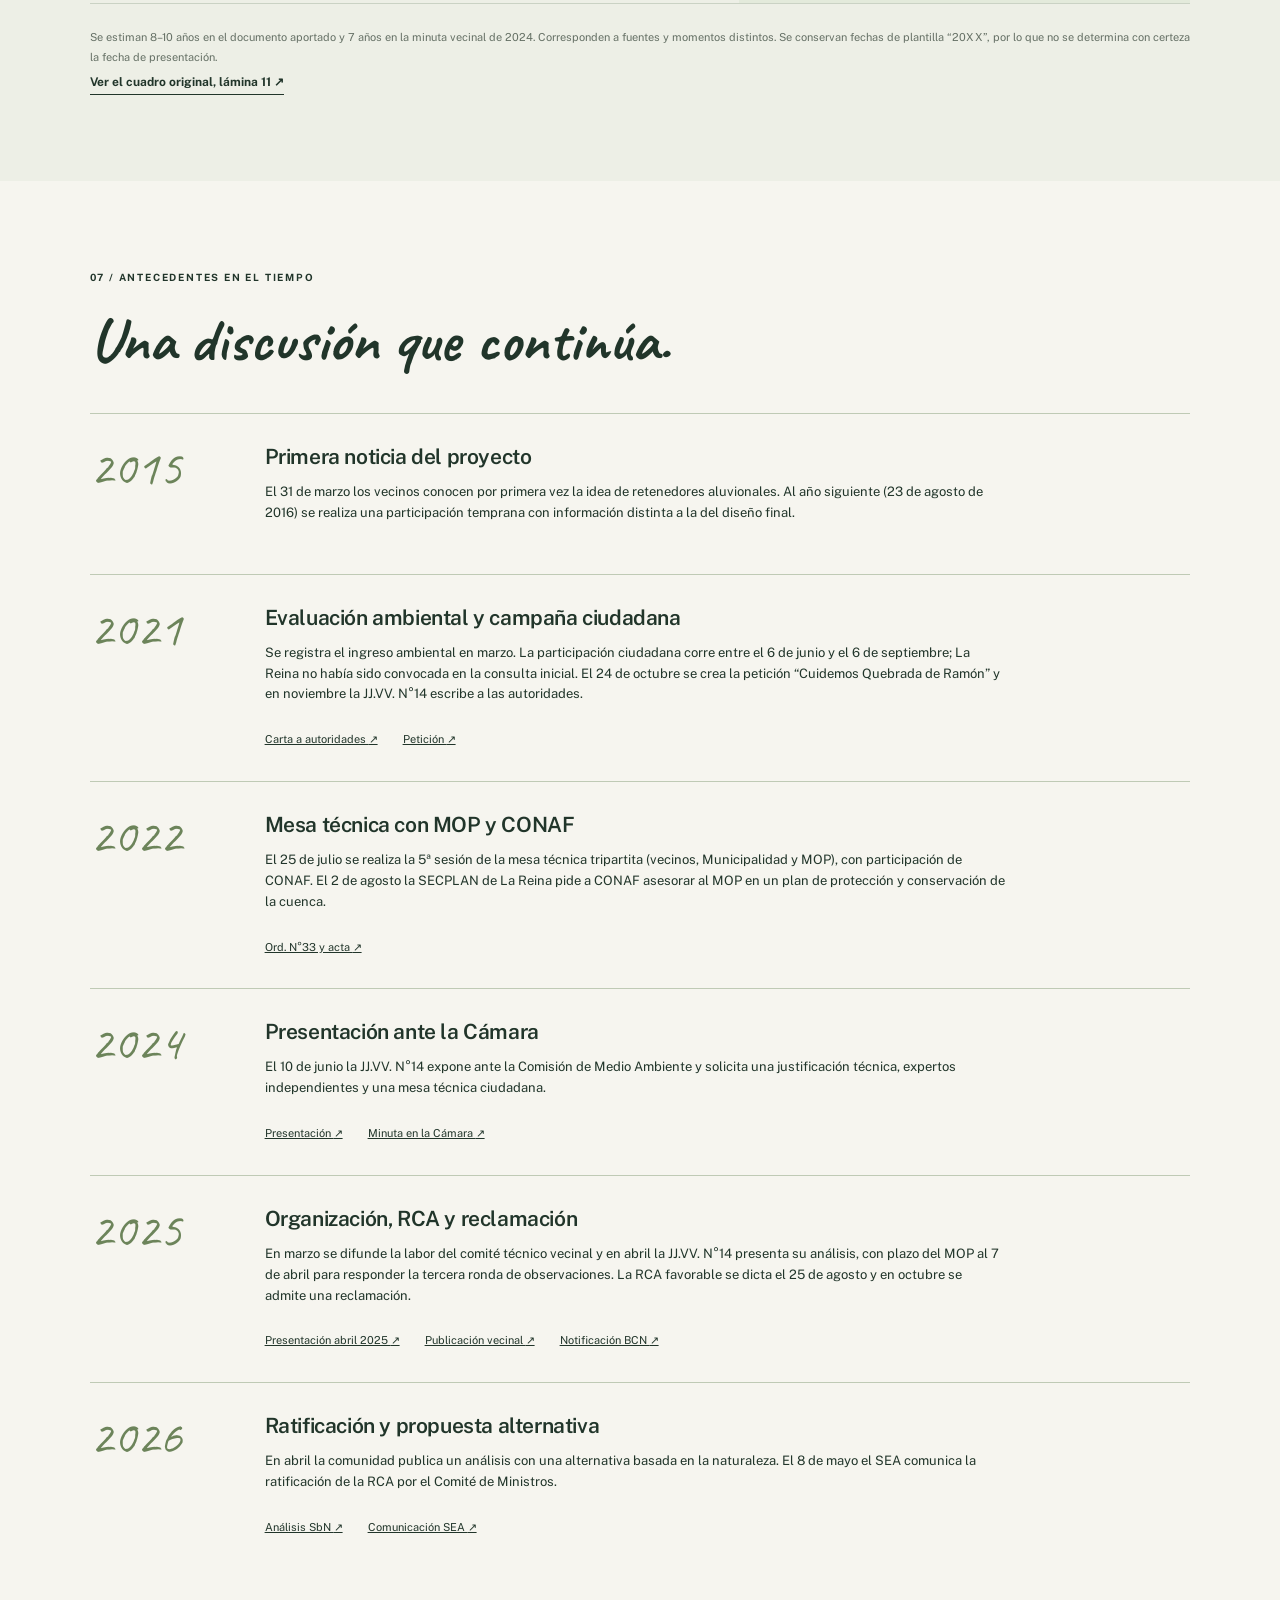
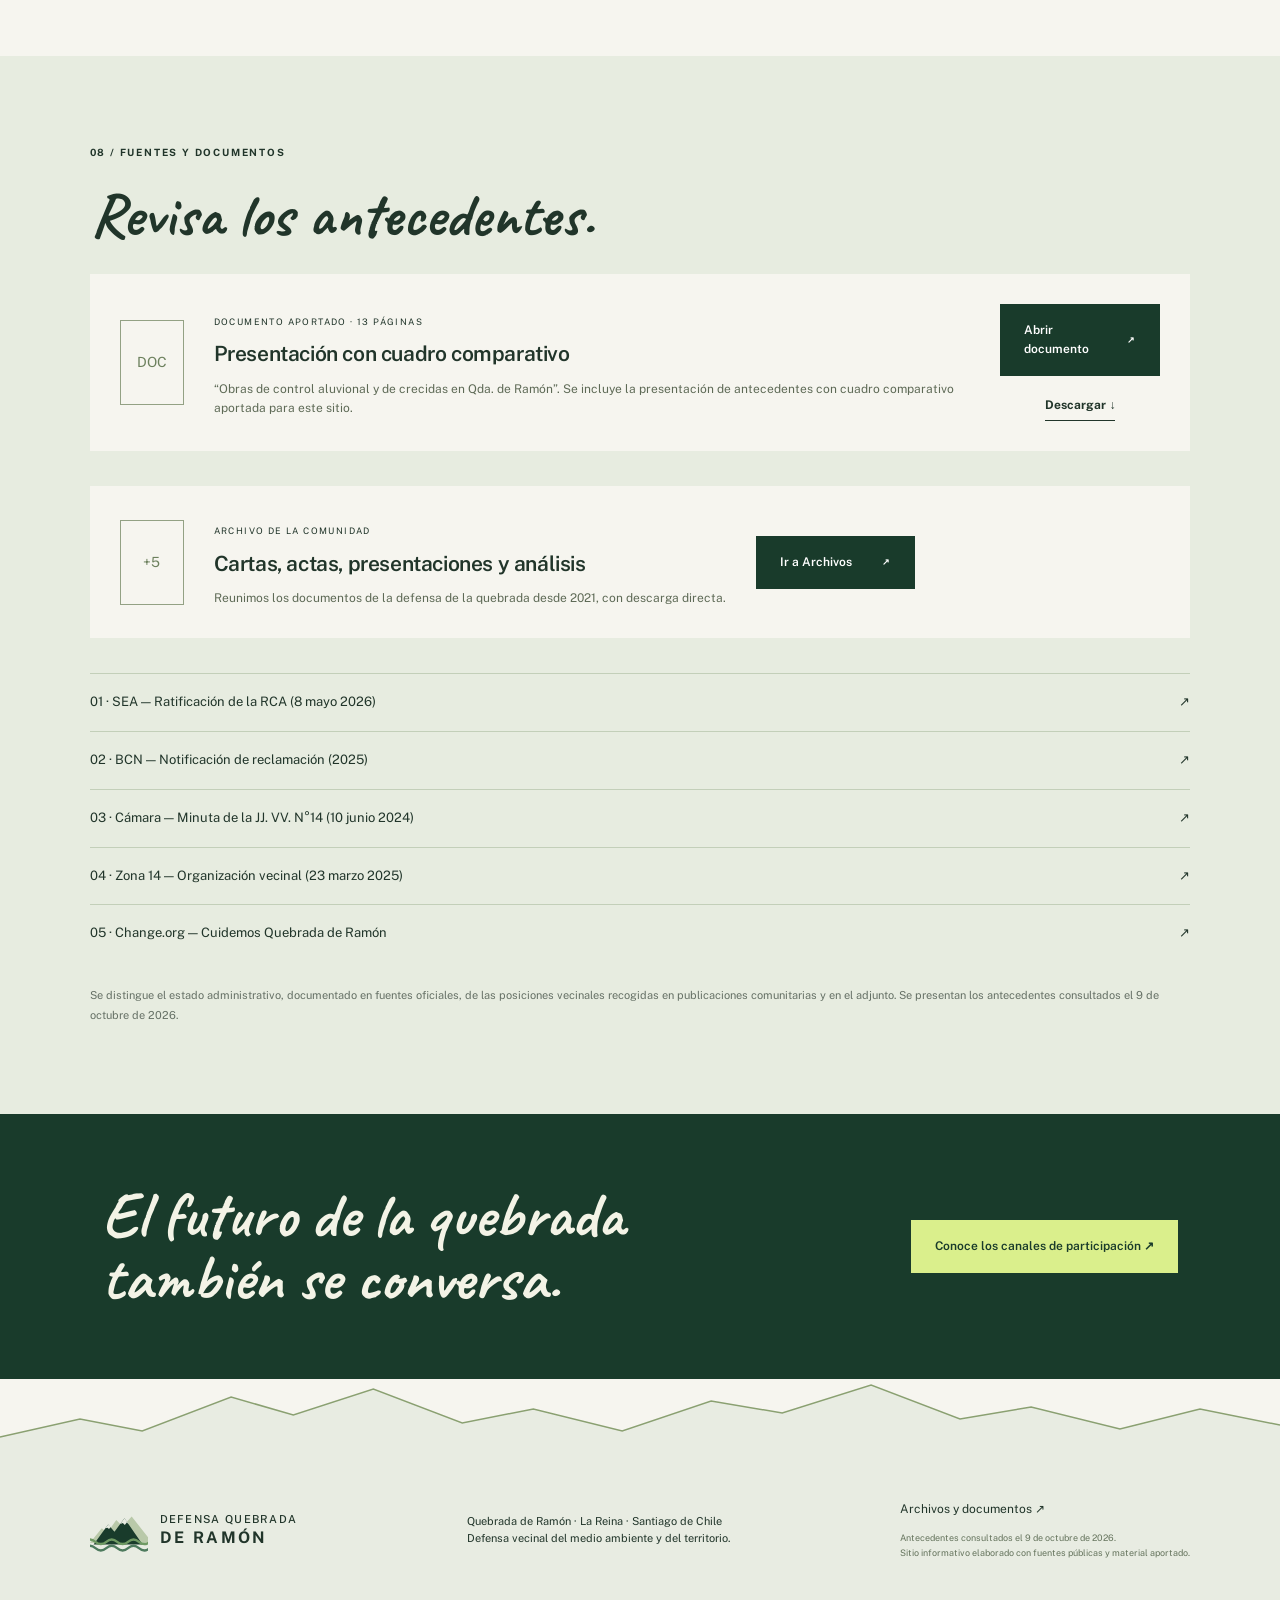
<file: megaproyecto-la-reina/index.html>
<!doctype html><html lang="es-CL"><head><meta charset="utf-8"><meta name="viewport" content="width=device-width,initial-scale=1"><title>Proyecto aluvional que amenaza la Quebrada de Ramón | La Reina</title><meta name="description" content="Impactos en el medio ambiente del proyecto aluvional del MOP en la Quebrada de Ramón, La Reina: retenedores, falla de San Ramón y alternativa vecinal."><meta name="theme-color" content="#193b2b"><link rel="canonical" href="https://mirasins.github.io/DefensaQuebrada/megaproyecto-la-reina/"><link rel="icon" href="../assets/favicon.svg" type="image/svg+xml"><meta property="og:type" content="website"><meta property="og:site_name" content="Defensa Quebrada de Ramón"><meta property="og:locale" content="es_CL"><meta property="og:title" content="Proyecto aluvional que amenaza la Quebrada de Ramón | La Reina"><meta property="og:description" content="Impactos en el medio ambiente del proyecto aluvional del MOP en la Quebrada de Ramón, La Reina: retenedores, falla de San Ramón y alternativa vecinal."><meta property="og:url" content="https://mirasins.github.io/DefensaQuebrada/megaproyecto-la-reina/"><meta property="og:image" content="https://mirasins.github.io/DefensaQuebrada/assets/og-imagen.jpg"><meta property="og:image:width" content="1200"><meta property="og:image:height" content="630"><meta property="og:image:alt" content="Vegetación de la Quebrada de Ramón con la cordillera nevada al fondo"><meta name="twitter:card" content="summary_large_image"><meta name="twitter:site" content="@quebrada_ramon"><script type="application/ld+json">{"@context":"https://schema.org","@graph":[{"@type":"WebPage","name":"Proyecto que amenaza la Quebrada de Ramón","url":"https://mirasins.github.io/DefensaQuebrada/megaproyecto-la-reina/","inLanguage":"es-CL","about":[{"@type":"Place","name":"Quebrada de Ramón","containedInPlace":{"@type":"Place","name":"La Reina, Santiago de Chile"}},{"@type":"Thing","name":"Medio ambiente"}],"publisher":{"@id":"https://mirasins.github.io/DefensaQuebrada/#organizacion"}},{"@type":"BreadcrumbList","itemListElement":[{"@type":"ListItem","position":1,"name":"Inicio","item":"https://mirasins.github.io/DefensaQuebrada/"},{"@type":"ListItem","position":2,"name":"Proyecto que amenaza la quebrada","item":"https://mirasins.github.io/DefensaQuebrada/megaproyecto-la-reina/"}]}]}</script><link rel="stylesheet" href="../assets/style.css"><script src="../assets/main.js" defer></script></head><body><a class="skip" href="#contenido">Ir al contenido</a><header><a class="brand" href="../index.html" aria-label="Defensa Quebrada de Ramón, inicio"><svg class="mark" viewBox="0 0 64 48" aria-hidden="true" focusable="false"><path class="mark-ridge-back" d="M0 38 L13 22 L19 27 L29 13 L36 20 L46 9 L64 32 L64 38Z"/><path class="mark-ridge" d="M4 40 L20 18 L27 26 L38 11 L58 40Z"/><path class="mark-snow" d="M38 11 L33.4 17.3 L36.2 16.2 L38.4 18.6 L40.6 15.8 L43 17.6Z M20 18 L17 22.2 L19.2 21.4 L21 23 L22.8 20.8Z"/><g class="mark-waves" fill="none" stroke-linecap="round"><path d="M-6 37c4-3.4 8-3.4 12 0s8 3.4 12 0 8-3.4 12 0 8 3.4 12 0 8-3.4 12 0 8 3.4 12 0 8-3.4 12 0"/><path d="M-6 44c4-3.4 8-3.4 12 0s8 3.4 12 0 8-3.4 12 0 8 3.4 12 0 8-3.4 12 0 8 3.4 12 0 8-3.4 12 0"/></g></svg><span>DEFENSA QUEBRADA<br><b>DE RAMÓN</b></span></a><button class="menu" aria-expanded="false" aria-controls="nav">Menú <span aria-hidden="true">☰</span></button><nav id="nav" aria-label="Principal"><a href="../index.html" >Inicio</a><a href="../index.html#comite">El comité</a><a href="index.html" aria-current="page">Proyecto que amenaza la quebrada</a><a href="../archivos/index.html">Archivos</a><a class="nav-cta" href="../index.html#participa">Participa <span aria-hidden="true">↗</span></a></nav></header><main id="contenido">
<section class="dossier-hero"><a class="breadcrumb" href="../index.html">Inicio <span>/</span></a><p class="eyebrow">DOSSIER / QUEBRADA DE RAMÓN · LA REINA</p><h1>Proyecto que<br><em>amenaza la quebrada</em></h1><p class="lead">El proyecto de control aluvional del MOP en la Quebrada de Ramón, sus efectos sobre el medio ambiente y los vecinos de La Reina, y una propuesta para integrar seguridad, naturaleza y ciudad.</p><div class="actions"><a class="button" href="#comparativo">Ver cuadro comparativo ↓</a><a class="text-link" href="../archivos/index.html">Ver todos los documentos <span aria-hidden="true">↗</span></a></div></section>
<nav class="dossier-nav" aria-label="Secciones del dossier"><a href="#proyecto">El proyecto</a><a href="#preocupaciones">La mirada vecinal</a><a href="#observaciones">Observaciones técnicas</a><a href="#alternativa">La alternativa</a><a href="#sbn">Soluciones basadas en la naturaleza</a><a href="#comparativo">Comparativo</a><a href="#tiempo">Cronología</a><a href="#fuentes">Documentos</a></nav>
<section class="section" id="proyecto"><div class="section-top"><div><p class="eyebrow">01 / CONTEXTO</p><h2>¿De qué proyecto hablamos?</h2></div><p>Nombre oficial: “Obras para Control Aluvional y de Crecidas Líquidas, Quebrada de Ramón, Región Metropolitana”. Su titular es el Ministerio de Obras Públicas.</p></div><div class="data-strip"><div><strong>7</strong><span>retenedores</span></div><div><strong>860.650 <small>m³</small></strong><span>capacidad de retención</span></div><div><strong>6</strong><span>mallas dinámicas</span></div><div><strong>US$76,5 <small>millones</small></strong><span>inversión informada por el SEA</span></div></div><div class="data-strip secondary"><div><strong>18–24 <small>m</small></strong><span>profundidad de los retenedores</span></div><div><strong>1,2–1,8 <small>millones m³</small></strong><span>de excavación, según los documentos vecinales</span></div><div><strong>8–10 <small>años</small></strong><span>de construcción estimados</span></div><div><strong>1 <small>camión</small></strong><span>cada 4 minutos hacia Puente Alto, según la JJ.VV. N°14</span></div></div><div class="map-pair"><figure><a href="../assets/mapa-retenedores.jpg" target="_blank" rel="noopener noreferrer" aria-label="Abrir mapa de los siete retenedores"><img src="../assets/mapa-retenedores.jpg" loading="lazy" width="1600" height="840" alt="Vista aérea del cauce con los siete retenedores marcados entre Nueva Bilbao y Valenzuela Puelma, junto al Centro de Estudios Nucleares"></a><figcaption>Ubicación de los retenedores 1 a 7 junto al cauce y al Centro de Estudios Nucleares La Reina. Presentación de la JJ.VV. N°14 a la Comisión de Medio Ambiente, junio 2024, lámina 4.</figcaption></figure><figure><a href="../assets/mapa-area-influencia.jpg" target="_blank" rel="noopener noreferrer" aria-label="Abrir mapa del área de influencia"><img src="../assets/mapa-area-influencia.jpg" loading="lazy" width="1340" height="810" alt="Mapa de La Reina con el área potencialmente afectada, de 1,4 km² y 6.100 habitantes, y la traza de la falla de Ramón"></a><figcaption>Área potencialmente afectada: 1,4 km² y 6.100 habitantes, según la misma presentación (lámina 2).</figcaption></figure></div><p class="prose">El objetivo es atenuar los caudales máximos de crecidas y eventos aluvionales. En la minuta presentada a la Cámara en 2024 se sitúan las obras en Las Condes, junto al límite con La Reina, y se describen efectos de construcción y operación sobre los vecinos de esta última comuna.</p><p class="caption">Cifras: <a class="" href="https://www.sea.gob.cl/noticias/comite-de-ministros-sesiona-por-cuarta-vez-en-administracion-del-presidente-kast-y-revisa" target="_blank" rel="noopener noreferrer">SEA, 8 de mayo de 2026 <span aria-hidden="true">↗</span></a>. Localización: <a class="" href="https://www.camara.cl/verDoc.aspx?prmID=314151&prmTipo=DOCUMENTO_COMISION" target="_blank" rel="noopener noreferrer">minuta vecinal de junio de 2024 <span aria-hidden="true">↗</span></a>.</p><aside class="status"><span class="status-icon" aria-hidden="true">i</span><div><p class="eyebrow">ACTUALIZACIÓN AMBIENTAL</p><h3>Se informó la ratificación de la RCA en mayo de 2026.</h3><p>Se recoge como antecedente histórico la información de 2025 que describía el proyecto como “en evaluación”. No se confirma una fecha de inicio de obras.</p><a class="text-link" href="https://www.sea.gob.cl/noticias/comite-de-ministros-sesiona-por-cuarta-vez-en-administracion-del-presidente-kast-y-revisa" target="_blank" rel="noopener noreferrer">Consultar comunicación oficial <span aria-hidden="true">↗</span></a></div></aside></section>
<section class="section landscape-gallery" id="entorno"><div class="section-top"><div><p class="eyebrow">EL ENTORNO EN IMÁGENES</p><h2>Un paisaje que vale la pena cuidar.</h2></div><p>Se comparten registros de vegetación, agua y paisaje aportados para conocer el entorno de la quebrada.</p></div><div class="gallery-grid"><figure><a href="../assets/entorno-cordillera.jpg" target="_blank" rel="noopener" aria-label="Abrir fotografía de vegetación y cordillera"><img src="../assets/entorno-cordillera.jpg" loading="lazy" width="960" height="1280" alt="Vegetación nativa de la Quebrada de Ramón, en La Reina, con la cordillera nevada bajo un cielo azul"></a><figcaption>La cordillera como horizonte.</figcaption></figure><figure><a href="../assets/entorno-flores.jpg" target="_blank" rel="noopener" aria-label="Abrir fotografía de flores y cauce"><img src="../assets/entorno-flores.jpg" loading="lazy" width="960" height="1280" alt="Flores anaranjadas y vegetación junto al cauce rocoso de la Quebrada de Ramón"></a><figcaption>La vida que crece junto al cauce.</figcaption></figure><figure><a href="../assets/entorno-vegetacion.jpg" target="_blank" rel="noopener" aria-label="Abrir fotografía del entorno urbano y vegetación"><img src="../assets/entorno-vegetacion.jpg" loading="lazy" width="960" height="1280" alt="Ladera con vegetación y rocas de la Quebrada de Ramón, con casas de La Reina al fondo"></a><figcaption>Naturaleza y ciudad en un mismo entorno.</figcaption></figure></div><p class="caption">Fotografías aportadas para este sitio. Selecciona una imagen para verla completa.</p></section>
<section class="section muted" id="preocupaciones"><p class="eyebrow">02 / LA MIRADA VECINAL</p><h2>Las preguntas de la comunidad.</h2><p class="intro">Se advierte sobre posibles efectos del diseño y de la construcción en los antecedentes vecinales y en el documento aportado.</p><div class="concerns"><article><span>01</span><h3>Aire y calidad de vida</h3><p>Se advierte sobre polvo en suspensión, ruido y vibraciones provocados por excavaciones, maquinaria y transporte.</p></article><article><span>02</span><h3>Tránsito y accesos</h3><p>Se estiman 184 camiones diarios para retirar material y se advierte sobre posibles efectos en Bilbao, Padre Hurtado y Américo Vespucio.</p></article><article><span>03</span><h3>Seguridad y operación</h3><p>Se solicita revisar riesgos asociados a la falla de San Ramón, el acceso de emergencias al centro nuclear y la operación de los retenedores.</p></article><article><span>04</span><h3>Destino del espacio</h3><p>Se cuestiona la intervención del suelo y se solicita estudiar una solución integrada con vegetación, parques y usos comunitarios.</p></article></div><p class="note">Se recogen observaciones del documento aportado y de fuentes vecinales. Las afirmaciones sobre ausencia de análisis o efectos esperados no se presentan aquí como conclusiones técnicas independientes. Consulta el documento, láminas 2 y 4–7.</p></section>
<section class="section tech" id="observaciones"><div class="section-top"><div><p class="eyebrow">03 / OBSERVACIONES TÉCNICAS</p><h2>Lo que el estudio no resuelve.</h2></div><p>Síntesis de las observaciones que la comunidad ha documentado a partir del expediente de evaluación ambiental (EIA, adendas y reclamación).</p></div><div class="tech-grid"><article><span>FALLA DE SAN RAMÓN</span><h3>Obras junto a una falla activa</h3><p>Varios retenedores quedarían a <strong>menos de 100 m</strong> de la falla. En 2021 la Cámara recomendó no planificar infraestructura en sus fajas aledañas, y especialistas sugieren una franja de 300 m.</p></article><article><span>CENTRO NUCLEAR</span><h3>Un reactor a 78 metros</h3><p>El Retenedor N°7 quedaría a <strong>78 m</strong> del Centro de Estudios Nucleares La Reina (reactor RECH-1). El cálculo de vibraciones del MOP da 64,6 VdB contra un límite de 65, usando una norma de transporte público.</p></article><article><span>SUELO</span><h3>Calicatas de 3 m para piscinas de 24 m</h3><p>Se caracterizó el terreno con <strong>4 calicatas superficiales</strong>, sin sondajes profundos. Los vecinos han encontrado bolones que debieron romperse con explosivos al construir sus piscinas.</p></article><article><span>DISEÑO</span><h3>Aspectos hidráulicos pendientes</h3><p>Según los vecinos, el vaciado de los estanques no está diseñado y no se construyó el <strong>modelo físico a escala</strong> que recomendó el propio proyectista.</p></article><article><span>AIRE</span><h3>Exceso de emisiones en zona saturada</h3><p>El MOP reconoce que superará los límites del plan de descontaminación durante varios años. La compensación propuesta (pavimentar <strong>159 m</strong> de calle u otra forestación) no protege a los vecinos inmediatos.</p></article><article><span>CLIMA</span><h3>Datos hidrológicos de 2014–2016</h3><p>El estudio base no incorpora escenarios de <strong>cambio climático</strong>. Desde 2024 se han registrado lluvias récord y tormentas convectivas inusuales en Santiago oriente.</p></article><article><span>PARTICIPACIÓN</span><h3>Cientos de observaciones</h3><p>Se presentaron cerca de <strong>500 observaciones ciudadanas</strong> y otras 400 de servicios públicos. El MOP pidió un año para responderlas y el SEA le otorgó seis meses.</p></article><article><span>PATRIMONIO</span><h3>Sitios arqueológicos y consulta indígena</h3><p>Cerca de las obras está el sitio Quebrada de Ramón 1. CONADI observó que se excluyeron organizaciones indígenas del área de influencia.</p></article><article><span>COSTO</span><h3>Más que lo declarado</h3><p>La inversión de 2016 (US$76,5 millones) no incluiría vaciado, explosivos ni accesos. El comité técnico vecinal proyecta <strong>US$150–200 millones</strong> (estimación no oficial).</p></article></div><blockquote class="mop-quote"><p>«De ocurrir un evento durante la fase de construcción, los efectos del aluvión serían los mismos que podrían ocurrir actualmente, es decir sin proyecto.»</p><cite>MOP, Adenda PAC 1, respuesta a planes de contingencia. Para los vecinos, significa que durante 8 a 10 años de obras no habría protección adicional, con excavaciones abiertas y maquinaria en el cauce.</cite></blockquote><p class="note">Fuentes: <a class="source-link" href="../archivos/docs/presentacion-comision-medio-ambiente-2024.pdf" target="_blank" rel="noopener noreferrer">presentación a la Comisión de Medio Ambiente (2024)</a>, <a class="source-link" href="../archivos/docs/presentacion-jjvv14-abril-2025.pdf" target="_blank" rel="noopener noreferrer">presentación JJ.VV. N°14 (2025)</a>, <a class="source-link" href="../archivos/docs/carta-autoridades-jjvv14-2021.pdf" target="_blank" rel="noopener noreferrer">carta a autoridades (2021)</a> y <a class="source-link" href="../archivos/docs/analisis-sbn-quebrada-ramon-2026.pdf" target="_blank" rel="noopener noreferrer">análisis vecinal de 2026</a>. Son observaciones de la comunidad sobre el expediente, no conclusiones de un organismo técnico independiente.</p></section><section class="section alternative" id="alternativa"><figure><img src="../assets/quebrada.jpg" loading="lazy" alt="Estructuras escalonadas en el cauce, usadas como referencia en la presentación de la alternativa vecinal"><figcaption>Referencia de la propuesta vecinal · Documento aportado, lámina 10.</figcaption></figure><div><p class="eyebrow">04 / PROPUESTA VECINAL</p><h2>Proteger la quebrada<br><em>desde la propia quebrada.</em></h2><p>Se propone estudiar una combinación de intervenciones en el cauce y recuperación del entorno.</p><ul class="checklist"><li><b>Pantallas dentro del cauce.</b> Modificar la pendiente para disminuir velocidad y arrastre de material.</li><li><b>Arborización y vegetación.</b> Favorecer la retención del escurrimiento y reducir la erosión, al menos hasta la cota 1.000.</li><li><b>Uso comunitario.</b> Incorporar senderos y una ciclovía conectada con Las Condes.</li></ul><p class="note">Propuesta descrita en las láminas 8–10 del documento. Su desempeño, costos y factibilidad requieren evaluación técnica; el adjunto no acredita una aprobación de esta alternativa.</p></div></section>
<section class="section" id="sbn"><div class="section-top"><div><p class="eyebrow">05 / SOLUCIONES BASADAS EN LA NATURALEZA</p><h2>Un sistema escalonado<br>a lo largo de la cuenca.</h2></div><p>El análisis vecinal de 2026 propone combinar seis tipos de intervención, que pueden funcionar por fases desde el primer año.</p></div><div class="sbn-grid"><article><span class="number">01</span><h3>Reforestación de la cuenca alta</h3><p>500–800 ha sobre los 1.500 msnm con quillay, boldo, peumo, litre y corontillo, y franjas ribereñas de 30 m.</p><small>AÑOS 1–3</small></article><article><span class="number">02</span><h3>Diques de gaviones</h3><p>8–12 diques escalonados, similares a los muros entre Padre Hurtado y Florencio Barrios, que funcionaron en las crecidas de 2023–2024.</p><small>AÑOS 1–2</small></article><article><span class="number">03</span><h3>Mallas dinámicas</h3><p>8–10 mallas de alta resistencia que capturan bloques y flujos de detritos, con monitoreo remoto.</p><small>AÑO 1</small></article><article><span class="number">04</span><h3>Bioingeniería de riberas</h3><p>Fajinas vivas, mantas de fibra natural y enrocados con plantación en el tramo urbano, sin hormigonado masivo.</p><small>AÑOS 2–3</small></article><article><span class="number">05</span><h3>Alerta temprana</h3><p>6–8 estaciones hidrometeorológicas y sensores que avisan con 20–40 minutos de anticipación. Puede implementarse de inmediato.</p><small>AÑO 1 · PRIORITARIO</small></article><article><span class="number">06</span><h3>Obras civiles menores</h3><p>Mejoramiento de alcantarillas críticas (Príncipe de Gales, Nueva Bilbao) y del tramo de confluencia con el Canal San Carlos.</p><small>AÑOS 2–3</small></article></div><figure class="example-figure"><a href="../assets/huesca-antes-despues.jpg" target="_blank" rel="noopener noreferrer" aria-label="Abrir fotografías del ejemplo de Huesca"><img src="../assets/huesca-antes-despues.jpg" loading="lazy" width="1600" height="900" alt="Fotografías del barranco de Arratiecho en Huesca, España: laderas erosionadas en blanco y negro y el mismo sector hoy cubierto de bosque"></a><figcaption>Ejemplo citado por los vecinos: el barranco de Arratiecho (Biescas, Huesca, España), antes y después de su arborización. Fotografías de la presentación del Dr. Roberto Pizarro a los vecinos de La Reina (7 de octubre de 2021), incluidas en la presentación de la JJ.VV. N°14 de abril de 2025.</figcaption></figure><h3 style="margin-top:56px">Comparación referencial</h3><div class="table-wrap" role="region" aria-label="Comparación referencial entre el proyecto MOP y la alternativa SbN" tabindex="0"><table class="cost-table"><caption>Según el análisis vecinal de abril de 2026</caption><thead><tr><th scope="col">Aspecto</th><th scope="col">Proyecto MOP</th><th scope="col">Alternativa SbN</th></tr></thead><tbody><tr><th scope="row">Inversión</th><td>US$150–200 millones (proyección vecinal)</td><td>US$22–41 millones (estimación referencial)</td></tr><tr><th scope="row">Plazo</th><td>8–10 años</td><td>2–4 años, por fases</td></tr><tr><th scope="row">Excavación</th><td>~1.188.566 m³</td><td>Menos de 20.000 m³</td></tr><tr><th scope="row">Obras cerca de la falla</th><td>Sí, a menos de 100 m</td><td>No</td></tr><tr><th scope="row">Compatible con el plan regulador</th><td>No (zona de parque)</td><td>Sí</td></tr><tr><th scope="row">Cambio climático</th><td>No lo incorpora</td><td>Diseño adaptativo</td></tr><tr><th scope="row">Expropiaciones</th><td>Sí</td><td>No</td></tr><tr><th scope="row">Beneficios ecológicos</th><td>No se identifican</td><td>Biodiversidad, agua y paisaje</td></tr></tbody></table></div><p class="note">Importante: según el propio documento, los costos de la alternativa SbN son órdenes de magnitud estimados con asistencia de inteligencia artificial a partir de referencias internacionales y del expediente. No reemplazan un estudio de prefactibilidad. <a class="source-link" href="../archivos/docs/analisis-sbn-quebrada-ramon-2026.pdf" target="_blank" rel="noopener noreferrer">Leer el análisis completo <span aria-hidden="true">↗</span></a></p></section><section class="section muted" id="comparativo"><p class="eyebrow">06 / LAS DOS PROPUESTAS</p><h2>Cuadro comparativo.</h2><p class="intro">Síntesis explicada del cuadro de la lámina 11 del adjunto. Se presenta la comparación recogida en el documento aportado.</p><div class="table-wrap" role="region" aria-label="Cuadro comparativo de propuestas" tabindex="0"><table><caption>Proyecto MOP y propuesta de los vecinos, según la presentación aportada</caption><thead><tr><th scope="col">Aspecto</th><th scope="col">Proyecto MOP <small>Según el documento</small></th><th scope="col">Propuesta de los vecinos <small>Según el documento</small></th></tr></thead><tbody><tr><th scope="row">Solución</th><td>Se describen siete retenedores profundos, fuera del cauce.</td><td>Pantallas dentro del cauce para reducir la velocidad y el arrastre, junto con arborización hasta la cota 1.000.</td></tr><tr><th scope="row">Funcionamiento</th><td>Se señala un umbral de crecidas superior a 20 m³/s.</td><td>Se plantea su funcionamiento con caudales pequeños y grandes.</td></tr><tr><th scope="row">Plazo</th><td>Se estima un plazo de 8 a 10 años y se señala que el sistema requiere la obra completa.</td><td>Se plantea una implementación con funcionamiento desde las primeras obras.</td></tr><tr><th scope="row">Movimiento de tierra</th><td>Se compara el movimiento de tierra con trasladar el cerro Santa Lucía.</td><td>No se aporta una estimación de volumen.</td></tr><tr><th scope="row">Aire, ruido y vibraciones</th><td>Se advierte sobre impactos de excavación, maquinaria y transporte.</td><td>Se propone conservar y recuperar la vegetación del entorno.</td></tr><tr><th scope="row">Tránsito</th><td>Se estiman 184 camiones diarios solo para retirar material y se advierte sobre efectos en pavimentos.</td><td>No se aporta una estimación de tránsito.</td></tr><tr><th scope="row">Seguridad</th><td>Se cuestionan los análisis relativos a la falla de San Ramón, el reactor y riesgos por fallas de construcción.</td><td>Se afirma que no afecta al reactor, sin acompañar un estudio que lo demuestre.</td></tr><tr><th scope="row">Uso del espacio</th><td>Se cuestiona la pérdida de suelo que podría destinarse a áreas verdes.</td><td>Senderos, ciclovía e integración con parques y espacios recreativos.</td></tr><tr><th scope="row">Antecedente local</th><td>Se analiza el diseño presentado por el MOP.</td><td>Se citan estructuras existentes entre Padre Hurtado y Florencio Barrios como referencia.</td></tr></tbody></table></div><p class="note">Se estiman 8–10 años en el documento aportado y 7 años en la minuta vecinal de 2024. Corresponden a fuentes y momentos distintos. Se conservan fechas de plantilla “20XX”, por lo que no se determina con certeza la fecha de presentación.</p><a class="text-link" href="../assets/presentacion-cuadro-comparativo.pdf#page=11" target="_blank" rel="noopener noreferrer">Ver el cuadro original, lámina 11 <span aria-hidden="true">↗</span></a></section>
<section class="section timeline-section" id="tiempo"><p class="eyebrow">07 / ANTECEDENTES EN EL TIEMPO</p><h2>Una discusión que continúa.</h2><ol class="timeline"><li><time>2015</time><div><h3>Primera noticia del proyecto</h3><p>El 31 de marzo los vecinos conocen por primera vez la idea de retenedores aluvionales. Al año siguiente (23 de agosto de 2016) se realiza una participación temprana con información distinta a la del diseño final.</p></div></li><li><time>2021</time><div><h3>Evaluación ambiental y campaña ciudadana</h3><p>Se registra el ingreso ambiental en marzo. La participación ciudadana corre entre el 6 de junio y el 6 de septiembre; La Reina no había sido convocada en la consulta inicial. El 24 de octubre se crea la petición “Cuidemos Quebrada de Ramón” y en noviembre la JJ.VV. N°14 escribe a las autoridades.</p><a class="" href="../archivos/docs/carta-autoridades-jjvv14-2021.pdf" target="_blank" rel="noopener noreferrer">Carta a autoridades <span aria-hidden="true">↗</span></a><a class="" href="https://www.change.org/p/munilareina-mop-chile-mmachile-cuidemos-quebrada-de-ram%C3%B3n" target="_blank" rel="noopener noreferrer">Petición <span aria-hidden="true">↗</span></a></div></li><li><time>2022</time><div><h3>Mesa técnica con MOP y CONAF</h3><p>El 25 de julio se realiza la 5ª sesión de la mesa técnica tripartita (vecinos, Municipalidad y MOP), con participación de CONAF. El 2 de agosto la SECPLAN de La Reina pide a CONAF asesorar al MOP en un plan de protección y conservación de la cuenca.</p><a class="" href="../archivos/docs/ord33-acta-mesa-tecnica-2022.pdf" target="_blank" rel="noopener noreferrer">Ord. N°33 y acta <span aria-hidden="true">↗</span></a></div></li><li><time>2024</time><div><h3>Presentación ante la Cámara</h3><p>El 10 de junio la JJ.VV. N°14 expone ante la Comisión de Medio Ambiente y solicita una justificación técnica, expertos independientes y una mesa técnica ciudadana.</p><a class="" href="../archivos/docs/presentacion-comision-medio-ambiente-2024.pdf" target="_blank" rel="noopener noreferrer">Presentación <span aria-hidden="true">↗</span></a><a class="" href="https://www.camara.cl/verDoc.aspx?prmID=314151&prmTipo=DOCUMENTO_COMISION" target="_blank" rel="noopener noreferrer">Minuta en la Cámara <span aria-hidden="true">↗</span></a></div></li><li><time>2025</time><div><h3>Organización, RCA y reclamación</h3><p>En marzo se difunde la labor del comité técnico vecinal y en abril la JJ.VV. N°14 presenta su análisis, con plazo del MOP al 7 de abril para responder la tercera ronda de observaciones. La RCA favorable se dicta el 25 de agosto y en octubre se admite una reclamación.</p><a class="" href="../archivos/docs/presentacion-jjvv14-abril-2025.pdf" target="_blank" rel="noopener noreferrer">Presentación abril 2025 <span aria-hidden="true">↗</span></a><a class="" href="https://z14.cl/2025/quebrada-de-ramon-la-comunidad-se-organiza-frente-al-megaproyecto-del-mop/" target="_blank" rel="noopener noreferrer">Publicación vecinal <span aria-hidden="true">↗</span></a><a class="" href="https://www.bcn.cl/leychile/navegar?idNorma=1218336" target="_blank" rel="noopener noreferrer">Notificación BCN <span aria-hidden="true">↗</span></a></div></li><li><time>2026</time><div><h3>Ratificación y propuesta alternativa</h3><p>En abril la comunidad publica un análisis con una alternativa basada en la naturaleza. El 8 de mayo el SEA comunica la ratificación de la RCA por el Comité de Ministros.</p><a class="" href="../archivos/docs/analisis-sbn-quebrada-ramon-2026.pdf" target="_blank" rel="noopener noreferrer">Análisis SbN <span aria-hidden="true">↗</span></a><a class="" href="https://www.sea.gob.cl/noticias/comite-de-ministros-sesiona-por-cuarta-vez-en-administracion-del-presidente-kast-y-revisa" target="_blank" rel="noopener noreferrer">Comunicación SEA <span aria-hidden="true">↗</span></a></div></li></ol></section>
<section class="section documents" id="fuentes"><p class="eyebrow">08 / FUENTES Y DOCUMENTOS</p><h2>Revisa los antecedentes.</h2><div class="pdf-card"><div class="pdf-icon">DOC</div><div><span>DOCUMENTO APORTADO · 13 PÁGINAS</span><h3>Presentación con cuadro comparativo</h3><p>“Obras de control aluvional y de crecidas en Qda. de Ramón”. Se incluye la presentación de antecedentes con cuadro comparativo aportada para este sitio.</p></div><div class="pdf-actions"><a class="button" href="../assets/presentacion-cuadro-comparativo.pdf" target="_blank" rel="noopener noreferrer">Abrir documento <span aria-hidden="true">↗</span></a><a class="text-link" href="../assets/presentacion-cuadro-comparativo.pdf" download>Descargar ↓</a></div></div><div class="pdf-card"><div class="pdf-icon">+5</div><div><span>ARCHIVO DE LA COMUNIDAD</span><h3>Cartas, actas, presentaciones y análisis</h3><p>Reunimos los documentos de la defensa de la quebrada desde 2021, con descarga directa.</p></div><div class="pdf-actions"><a class="button" href="../archivos/index.html">Ir a Archivos <span aria-hidden="true">↗</span></a></div></div><div class="source-list"><a class="" href="https://www.sea.gob.cl/noticias/comite-de-ministros-sesiona-por-cuarta-vez-en-administracion-del-presidente-kast-y-revisa" target="_blank" rel="noopener noreferrer">01 · SEA — Ratificación de la RCA (8 mayo 2026) <span aria-hidden="true">↗</span></a><a class="" href="https://www.bcn.cl/leychile/navegar?idNorma=1218336" target="_blank" rel="noopener noreferrer">02 · BCN — Notificación de reclamación (2025) <span aria-hidden="true">↗</span></a><a class="" href="https://www.camara.cl/verDoc.aspx?prmID=314151&prmTipo=DOCUMENTO_COMISION" target="_blank" rel="noopener noreferrer">03 · Cámara — Minuta de la JJ. VV. N°14 (10 junio 2024) <span aria-hidden="true">↗</span></a><a class="" href="https://z14.cl/2025/quebrada-de-ramon-la-comunidad-se-organiza-frente-al-megaproyecto-del-mop/" target="_blank" rel="noopener noreferrer">04 · Zona 14 — Organización vecinal (23 marzo 2025) <span aria-hidden="true">↗</span></a><a class="" href="https://www.change.org/p/munilareina-mop-chile-mmachile-cuidemos-quebrada-de-ram%C3%B3n" target="_blank" rel="noopener noreferrer">05 · Change.org — Cuidemos Quebrada de Ramón <span aria-hidden="true">↗</span></a></div><p class="note">Se distingue el estado administrativo, documentado en fuentes oficiales, de las posiciones vecinales recogidas en publicaciones comunitarias y en el adjunto. Se presentan los antecedentes consultados el 9 de octubre de 2026.</p></section>
<section class="closing"><h2>El futuro de la quebrada<br>también se conversa.</h2><a class="button light" href="../index.html#participa">Conoce los canales de participación ↗</a></section></main><footer><a class="brand" href="../index.html"><svg class="mark" viewBox="0 0 64 48" aria-hidden="true" focusable="false"><path class="mark-ridge-back" d="M0 38 L13 22 L19 27 L29 13 L36 20 L46 9 L64 32 L64 38Z"/><path class="mark-ridge" d="M4 40 L20 18 L27 26 L38 11 L58 40Z"/><path class="mark-snow" d="M38 11 L33.4 17.3 L36.2 16.2 L38.4 18.6 L40.6 15.8 L43 17.6Z M20 18 L17 22.2 L19.2 21.4 L21 23 L22.8 20.8Z"/><g class="mark-waves" fill="none" stroke-linecap="round"><path d="M-6 37c4-3.4 8-3.4 12 0s8 3.4 12 0 8-3.4 12 0 8 3.4 12 0 8-3.4 12 0 8 3.4 12 0 8-3.4 12 0"/><path d="M-6 44c4-3.4 8-3.4 12 0s8 3.4 12 0 8-3.4 12 0 8 3.4 12 0 8-3.4 12 0 8 3.4 12 0 8-3.4 12 0"/></g></svg><span>DEFENSA QUEBRADA<br><b>DE RAMÓN</b></span></a><p>Quebrada de Ramón · La Reina · Santiago de Chile<br>Defensa vecinal del medio ambiente y del territorio.</p><div><a href="../archivos/index.html">Archivos y documentos ↗</a><small>Antecedentes consultados el 9 de octubre de 2026.<br>Sitio informativo elaborado con fuentes públicas y material aportado.</small></div></footer></body></html>
</file>
<file: assets/style.css>
@font-face{font-family:'Caveat';src:url('fonts/caveat-latin-wght-normal.woff2') format('woff2');font-weight:400 700;font-style:normal;font-display:swap}
@font-face{font-family:'Public Sans';src:url('fonts/public-sans-latin-wght-normal.woff2') format('woff2');font-weight:100 900;font-style:normal;font-display:swap}
@font-face{font-family:'Public Sans';src:url('fonts/public-sans-latin-wght-italic.woff2') format('woff2');font-weight:100 900;font-style:italic;font-display:swap}
:root{--forest:#193b2b;--ink:#21352a;--sage:#dce5d7;--cream:#f6f5ef;--muted:#657065;--line:#d7ddd2;--accent:#daef8c}*{box-sizing:border-box}html{scroll-behavior:smooth;scroll-padding-top:110px}body{margin:0;color:var(--ink);background:var(--cream);font-family:'Public Sans','Open Sans',Arial,sans-serif;line-height:1.6}a{color:inherit;text-decoration:none}a:hover{text-decoration:underline;text-underline-offset:5px}a:focus-visible,button:focus-visible,[tabindex]:focus-visible{outline:3px solid #8d9f38;outline-offset:5px}img{display:block;width:100%;object-fit:cover}h1,h2{font-family:'Caveat','Segoe Print','Comic Sans MS',cursive;font-weight:700;line-height:.98;letter-spacing:0;margin:0 0 28px}h1{font-size:clamp(64px,6.6vw,104px)}h2{font-size:clamp(48px,4.8vw,70px)}h3{font-size:21px;line-height:1.3;margin:18px 0 12px;letter-spacing:-.4px}p{margin:0 0 20px}em{font-style:normal;color:#5e7952}header{height:102px;display:flex;align-items:center;justify-content:space-between;padding:0 5.5%;border-bottom:1px solid var(--line);background:var(--cream);position:relative;z-index:20}.brand{display:flex;align-items:center;gap:12px;font-size:11px;line-height:1.35;letter-spacing:1.3px;font-weight:500}.brand b{font-size:16px;letter-spacing:2.4px}.mark{width:58px;height:44px;flex-shrink:0;overflow:visible}nav{display:flex;gap:30px;align-items:center;font-size:13px;font-weight:500}nav a[aria-current=page]{border-bottom:1px solid var(--forest)}.nav-cta{border:1px solid var(--forest);padding:10px 18px}.menu{display:none}.skip{position:fixed;left:10px;top:-100px;z-index:50;background:white;padding:10px}.skip:focus{top:10px}.hero{display:grid;grid-template-columns:1.14fr 1fr;min-height:650px}.hero-copy{padding:74px 7% 38px 10%}.eyebrow{font-size:10px;font-weight:700;letter-spacing:1.8px;text-transform:uppercase;margin-bottom:25px}.dot{display:inline-block;background:#6b884d;border-radius:50%;width:7px;height:7px;margin-right:8px}.lead{max-width:520px;font-size:16px;line-height:1.8;color:#556154}.actions{display:flex;align-items:center;gap:28px;margin-top:34px}.button{display:inline-flex;gap:30px;justify-content:space-between;align-items:center;background:var(--forest);color:white;padding:17px 24px;font-size:12px;font-weight:600;transition:background .2s}.button:hover{background:#2e5139;text-decoration:none}.text-link{font-size:12px;font-weight:700;border-bottom:1px solid;padding-bottom:5px}.hero-location{border-top:1px solid var(--line);margin-top:48px;padding-top:20px;font-size:9px;letter-spacing:1.2px}.hero-location>span{font-size:17px;margin-right:8px}.hero-image{margin:25px 25px 25px 0;position:relative;overflow:hidden;min-height:540px}.hero-image img{height:100%;position:absolute;object-position:50% 35%}.hero-image:after{content:'';position:absolute;inset:0;background:linear-gradient(transparent 48%,rgba(12,34,20,.8))}.hero-image figcaption{position:absolute;z-index:2;bottom:34px;left:30px;color:white;font-family:'Caveat',cursive;font-size:25px}.hero-image small{display:block;font-family:'Public Sans',Arial,sans-serif;font-size:10px;margin-top:12px}.image-label{position:absolute;right:20px;top:20px;z-index:2;border:1px solid #ffffff80;color:white;padding:8px 13px;font-size:9px;letter-spacing:1.5px;background:#193b2b70}.statement{display:flex;align-items:center;justify-content:space-around;padding:23px 5%;background:var(--sage);font-size:10px;letter-spacing:1.4px;font-weight:600;gap:15px}.statement span:nth-child(even){font-size:22px}.section{padding:88px 7%;scroll-margin-top:20px}.split{display:grid;grid-template-columns:1fr 1fr;gap:8%}.prose{font-size:15px;line-height:1.9;max-width:800px}.note{font-size:11px;line-height:1.8;color:var(--muted);margin:24px 0 0}.source-link{font-size:11px;text-decoration:underline;text-underline-offset:4px}.section-top{display:grid;grid-template-columns:1.3fr 1fr;gap:10%;align-items:center;margin-bottom:35px}.section-top>p{font-size:14px;color:#5d695b}.purpose{padding-top:55px;border-top:1px solid var(--line)}.principles{display:grid;grid-template-columns:repeat(3,1fr);border-top:1px solid var(--line)}.principles article{padding:30px 30px 24px 0;margin-right:30px;border-bottom:1px solid var(--line)}.number{color:#748363;font-size:12px}.principles h3{max-width:230px;font-size:24px;font-weight:500}.principles p{font-size:13px;color:#5c685a}.caption{font-size:10px;color:var(--muted);margin:18px 0}.project-feature{display:grid;grid-template-columns:1.6fr 1fr;padding:70px 9%;gap:15%;background:var(--forest);color:#f5f3e9;margin:0 3%}.project-feature h2{font-size:72px}.project-feature em{color:#c9daa5}.project-feature p{max-width:420px;color:#d2decf;font-size:14px}.light{background:var(--accent);color:var(--forest)}.light:hover{background:#e9f3b7}.feature-data{border-left:1px solid #ffffff40;padding-left:45px}.tag{font-size:9px;letter-spacing:1.5px}.feature-data strong{display:block;font-family:'Caveat',cursive;font-size:112px;line-height:1.2;color:var(--accent)}hr{border:0;border-top:1px solid #ffffff40;margin:25px 0}.intro{font-size:15px;max-width:720px;color:#596555;margin-bottom:38px}.participation{display:grid;grid-template-columns:repeat(3,1fr);gap:40px;margin-top:40px}.participation>div{border-top:1px solid var(--line);padding-top:24px}.participation span{font-size:9px;letter-spacing:1.4px}.participation p{font-size:13px;color:#5d675a}.socials{display:flex;gap:15px;font-size:12px;text-decoration:underline}footer{background:#e8ece2;padding:42px 7%;display:flex;justify-content:space-between;gap:30px;align-items:center}footer p{font-size:11px;margin:0}footer>div{font-size:12px}footer small{display:block;font-size:9px;color:#64735c;margin-top:12px}.dossier-hero{padding:45px 9% 68px;background:#e6ecdf;position:relative;background-image:radial-gradient(ellipse at 95% 30%,transparent 32%,#cdd8c660 32.2%,transparent 32.4%,transparent 40%,#cdd8c660 40.2%,transparent 40.4%,transparent 48%,#cdd8c660 48.2%,transparent 48.4%)}.breadcrumb{display:block;font-size:11px;margin-bottom:38px}.breadcrumb span{margin-left:16px;color:#899780}.dossier-hero h1{font-size:clamp(60px,7vw,100px)}.dossier-hero .lead{max-width:640px}.dossier-nav{padding:20px 7%;border-bottom:1px solid var(--line);justify-content:space-between;background:var(--cream);gap:15px;font-size:12px;overflow:auto}.data-strip{display:grid;grid-template-columns:1fr 1.5fr 1fr 1.5fr;gap:30px;border-top:1px solid var(--line);border-bottom:1px solid var(--line);padding:30px 0;margin:20px 0 30px}.data-strip strong{display:block;font-family:'Caveat',cursive;font-size:44px;font-weight:400;line-height:1.1}.data-strip small{font-size:20px}.data-strip span{font-size:11px;color:#687360}.status{display:flex;gap:25px;background:#e6ecdf;padding:30px;margin-top:35px}.status .eyebrow{margin-bottom:8px}.status h3{margin-top:0;font-size:20px}.status p{font-size:13px}.status-icon{border:1px solid;border-radius:100%;width:30px;height:30px;display:grid;place-items:center;flex-shrink:0}.muted{background:#edefe6}.concerns{display:grid;grid-template-columns:repeat(2,1fr);gap:32px 60px}.concerns article{border-top:1px solid #cad2c4;padding-top:24px}.concerns article>span{font-size:11px;color:#6a7c5c}.concerns p{font-size:14px;max-width:500px}.alternative{display:grid;grid-template-columns:.85fr 1fr;gap:8%;align-items:center}.alternative figure{margin:0}.alternative img{height:570px}.alternative figcaption{font-size:10px;color:#6e7964;margin-top:10px}.alternative p{font-size:14px}.checklist{padding:0;list-style:none}.checklist li{border-bottom:1px solid var(--line);padding:18px 0 18px 25px;position:relative;font-size:13px}.checklist li:before{content:'↗';position:absolute;left:0;color:#789759}.checklist b{display:block}.table-wrap{overflow-x:auto}table{border-collapse:collapse;width:100%;font-size:12px;line-height:1.7;min-width:650px}caption{text-align:left;font-size:11px;padding:0 0 18px;color:#687560}thead{background:var(--forest);color:#fff;text-align:left}th,td{padding:18px 22px;border-bottom:1px solid #cad2c4;vertical-align:top}thead th:first-child{width:18%}thead th{width:41%;font-size:13px}thead small{display:block;font-size:9px;font-weight:400;opacity:.7}tbody th{text-align:left;font-size:12px;font-weight:600}tbody td:last-child{background:#e3eadb}tbody tr:nth-child(even) td:not(:last-child){background:#f4f5ef}.timeline{list-style:none;padding:0;margin:42px 0 0}.timeline li{display:grid;grid-template-columns:150px 1fr;border-top:1px solid var(--line);padding:30px 0;gap:25px}.timeline time{font-family:'Caveat',cursive;font-size:40px;color:#6c845a}.timeline h3{margin-top:0}.timeline p{font-size:13px;max-width:740px}.timeline a{font-size:11px;text-decoration:underline;margin-right:25px}.documents{background:#e7ece0}.pdf-card{display:flex;align-items:center;gap:30px;padding:30px;background:var(--cream);margin-bottom:35px}.pdf-icon{border:1px solid #93a184;color:#6c805d;display:grid;place-items:center;min-width:64px;height:85px;font-size:14px}.pdf-card span{font-size:9px;letter-spacing:1.4px}.pdf-card h3{margin-top:8px}.pdf-card p{font-size:12px;color:#5e6a56;margin-bottom:0}.pdf-actions{min-width:160px;display:flex;flex-direction:column;align-items:center;gap:20px}.source-list a{padding:18px 0;display:flex;justify-content:space-between;border-top:1px solid #c3cfb9;font-size:13px}.closing{background:var(--forest);color:#f3f3e6;padding:70px 8%;display:flex;align-items:center;justify-content:space-between;gap:30px}.closing h2{margin:0;font-size:48px}
@media(min-width:1550px){body{max-width:1600px;margin:auto}.hero-copy{padding-top:90px}.hero{min-height:730px}}@media(prefers-reduced-motion:reduce){html{scroll-behavior:auto}*{transition:none!important}}@media(max-width:950px){header{padding:0 5%;height:85px}nav{gap:16px;font-size:11px}.hero-copy{padding:45px 7%}.hero h1{font-size:53px}.hero-image{margin:18px 18px 18px 0}.lead{font-size:14px}.actions{gap:20px;flex-wrap:wrap}.hero-location{font-size:8px}.section{padding:65px 6%}.project-feature{gap:8%;padding:55px 7%}.project-feature h2{font-size:60px}.feature-data{padding-left:30px}.data-strip{gap:18px}.data-strip strong{font-size:34px}.pdf-card{gap:20px}.alternative img{height:500px}}@media(max-width:680px){header{height:80px}.brand{font-size:9px}.brand b{font-size:13px}.mark{width:48px;height:36px}.menu{display:block;background:transparent;border:1px solid #becbb4;color:var(--forest);padding:8px 13px;font:inherit;font-size:12px}header nav{display:none;position:absolute;top:80px;left:0;right:0;background:var(--cream);padding:22px 6%;box-shadow:0 8px 15px #0001;align-items:stretch;gap:17px;font-size:14px}header nav.open{display:flex;flex-direction:column}.hero{display:flex;flex-direction:column}.hero-copy{padding:42px 6% 30px}.hero h1{font-size:56px}.hero-image{height:400px;min-height:0;margin:0 15px 20px}.hero-image img{object-position:center 42%}.hero-location{margin-top:28px}.hero-image figcaption{font-size:22px;bottom:25px;left:22px}.statement{font-size:8px;gap:10px;text-align:center;padding:16px 4%}.statement span:nth-child(even){font-size:15px}.section{padding:55px 6%}.split,.section-top,.alternative{grid-template-columns:1fr;gap:24px}.section-top{margin-bottom:20px}h2{font-size:43px;letter-spacing:-1.2px}.principles{grid-template-columns:1fr}.principles article{margin:0;padding:24px 0}.principles h3{max-width:none;font-size:22px}.project-feature{grid-template-columns:1fr;margin:0 15px;padding:38px 7%;gap:35px}.project-feature h2{font-size:62px}.feature-data{border-left:0;border-top:1px solid #ffffff40;padding:25px 0 0}.feature-data strong{font-size:80px}.participation{grid-template-columns:1fr;gap:30px}footer{flex-direction:column;align-items:flex-start;padding:32px 6%;gap:22px}.dossier-hero{padding:30px 6% 45px}.dossier-hero h1{font-size:65px}.dossier-nav{padding:18px 6%;white-space:nowrap;gap:25px;font-size:11px}.data-strip{grid-template-columns:1fr 1fr;gap:26px}.data-strip strong{font-size:34px}.status{padding:22px;gap:15px}.concerns{grid-template-columns:1fr;gap:20px}.alternative img{height:400px}.timeline li{grid-template-columns:70px 1fr;gap:18px}.timeline time{font-size:27px}.timeline h3{font-size:19px}.pdf-card{flex-wrap:wrap;padding:22px;gap:16px}.pdf-card>div:nth-child(2){flex:1;min-width:160px}.pdf-actions{width:100%;flex-direction:row;justify-content:flex-start;margin-top:12px}.pdf-card h3{font-size:18px}.closing{flex-direction:column;align-items:flex-start;padding:45px 6%}.closing h2{font-size:43px}.source-list a{font-size:12px;gap:12px}.source-list span{flex-shrink:0}}

/* Living greens and quiet autumn accents, placed behind the content. */
.botanical-section{position:relative;isolation:isolate}.botanical-section> :not(.botanical-layer){position:relative;z-index:1}.botanical-layer{position:absolute;inset:0;overflow:hidden;pointer-events:none;z-index:0;contain:paint}.hero-copy .botanical-layer:before,.dossier-hero .botanical-layer:before{content:'';position:absolute;inset:-15%;background:radial-gradient(ellipse at 25% 30%,#b4cc9b35,transparent 46%),radial-gradient(ellipse at 80% 85%,#789f5b20,transparent 42%);animation:green-breath 18s ease-in-out infinite alternate;will-change:transform}.floating-leaf{position:absolute;left:var(--leaf-x);top:var(--leaf-y);width:var(--leaf-size);transform:rotate(var(--leaf-angle));animation:leaf-drift var(--leaf-duration) ease-in-out var(--leaf-delay) infinite alternate;will-change:transform;opacity:.14}.floating-leaf svg{display:block;width:100%;height:auto}.green-leaves .leaf-shape{fill:#62934d}.green-leaves .leaf-vein{stroke:#294e26;stroke-width:1.3}.green-leaves .floating-leaf{opacity:.13}.dry-leaves .leaf-shape{fill:#c5803f}.dry-leaves .leaf-vein{stroke:#8e582e;stroke-width:1.5}.dry-leaves .floating-leaf{opacity:.18}.dry-leaves .floating-leaf:nth-child(2n){opacity:.12}.dry-leaves:before{content:'';position:absolute;inset:0;background:radial-gradient(ellipse at 98% 12%,#d79d6320,transparent 44%),radial-gradient(ellipse at 0 80%,#cf925211,transparent 38%);animation:green-breath 22s ease-in-out infinite alternate}#preocupaciones{background:#efeee4}#preocupaciones>.note{max-width:940px}.button,.nav-cta{transition:background .25s ease,box-shadow .25s ease,transform .25s ease}.button:hover,.nav-cta:hover{transform:translateY(-2px);box-shadow:0 6px 18px #193b2b16}.motion-reveal{opacity:0;transform:translateY(18px);transition:opacity .85s ease var(--reveal-delay,0ms),transform .85s cubic-bezier(.2,.65,.3,1) var(--reveal-delay,0ms)}.motion-reveal.is-visible{opacity:1;transform:translateY(0)}.motion-control{position:fixed;bottom:18px;right:18px;z-index:30;border:1px solid #9faf9080;background:#f6f5eff0;color:#294832;border-radius:24px;padding:9px 15px;font:500 10px 'Public Sans',Arial,sans-serif;cursor:pointer;box-shadow:0 3px 16px #193b2b0c}.motion-control:hover{background:#e3edda}.motion-control:before{content:'Ⅱ';display:inline-block;margin-right:7px;font-size:10px}.motion-control[aria-pressed=true]:before{content:'▷'}body[data-motion=paused] .floating-leaf,body[data-motion=paused] .botanical-layer:before{animation-play-state:paused}body[data-motion=paused] .motion-reveal{opacity:1;transform:none;transition:none}
@keyframes leaf-drift{0%{transform:translate3d(-7px,-9px,0) rotate(var(--leaf-angle))}50%{transform:translate3d(8px,5px,0) rotate(calc(var(--leaf-angle) + 9deg))}100%{transform:translate3d(-2px,20px,0) rotate(calc(var(--leaf-angle) - 8deg))}}
@keyframes green-breath{from{transform:translate3d(-2%,-1%,0) scale(1)}to{transform:translate3d(3%,2%,0) scale(1.08)}}
@media(max-width:680px){.floating-leaf{width:calc(var(--leaf-size)*.8)}.dry-leaves .floating-leaf{opacity:.13}.motion-control{bottom:10px;right:10px;font-size:9px;padding:8px 11px}footer{padding-bottom:70px}}
@media(prefers-reduced-motion:reduce){.floating-leaf,.botanical-layer:before{animation:none!important}.motion-reveal{opacity:1!important;transform:none!important;transition:none!important}.button:hover,.nav-cta:hover{transform:none}}

.hero-image .ambient-video{position:absolute;inset:0;width:100%;height:100%;object-fit:cover;object-position:center;opacity:0;transition:opacity 1.2s ease;pointer-events:none}.hero-image.video-playing .ambient-video{opacity:1}.gallery-grid{display:grid;grid-template-columns:repeat(3,1fr);gap:22px}.gallery-grid figure{margin:0}.gallery-grid a{display:block;overflow:hidden}.gallery-grid img{height:390px;object-fit:cover;transition:transform .8s ease}.gallery-grid a:hover img{transform:scale(1.025)}.gallery-grid figcaption{font-size:12px;color:#596b50;padding-top:14px}.landscape-gallery{border-top:1px solid var(--line);background:#f1f3ea}.landscape-gallery .section-top p{max-width:420px}@media(max-width:950px){.gallery-grid img{height:310px}}@media(max-width:680px){.gallery-grid{grid-template-columns:1fr;gap:28px}.gallery-grid img{height:auto;max-height:520px;object-fit:cover}.hero-image .ambient-video{object-position:center 45%}}@media(prefers-reduced-motion:reduce){.hero-image .ambient-video{transition:none}.gallery-grid a:hover img{transform:none}}

/* Logo: cordillera detrás del agua. */
.mark{display:block;overflow:hidden}.mark-ridge-back{fill:#b9c9a9}.mark-ridge{fill:var(--forest);transition:fill .3s}.mark-snow{fill:#f6f5ef}.mark-waves path{stroke:#4e7b5e;stroke-width:2.6}.mark-waves path:first-child{stroke:#6f9a63}.mark-waves{animation:mark-flow 5s linear infinite}.brand:hover .mark-ridge{fill:#2e5139}footer .mark-snow{fill:#e8ece2}
@keyframes mark-flow{from{transform:translateX(0)}to{transform:translateX(-24px)}}

/* Tipografía manuscrita: ajuste de tamaños. */
h3{font-weight:600}
.project-feature h2{font-size:clamp(64px,7vw,92px)}.dossier-hero h1{font-size:clamp(72px,8.5vw,124px)}.closing h2{font-size:clamp(50px,5vw,64px)}.timeline time{font-size:50px;line-height:1}.data-strip strong{font-size:54px;font-weight:600}.feature-data strong{font-size:136px;line-height:1;font-weight:600}.hero-image figcaption{font-size:32px;line-height:1.1}
@media(max-width:950px){.hero h1{font-size:62px}.project-feature h2{font-size:70px}.data-strip strong{font-size:42px}}
@media(max-width:680px){.hero h1{font-size:62px}h2{font-size:50px;letter-spacing:0}.dossier-hero h1{font-size:76px}.project-feature h2{font-size:72px}.closing h2{font-size:50px}.timeline time{font-size:34px}.feature-data strong{font-size:96px}.data-strip strong{font-size:40px}.hero-image figcaption{font-size:27px}}

/* Encabezado fijo que se compacta al bajar. */
header{position:sticky;top:0;transition:height .35s ease,box-shadow .35s ease,background .35s ease}body.scrolled header{height:72px;box-shadow:0 6px 24px #193b2b12;background:#f6f5efee;backdrop-filter:blur(8px)}.mark{transition:width .35s ease,height .35s ease}body.scrolled .mark{width:48px;height:36px}
@media(max-width:680px){body.scrolled header{height:64px}body.scrolled header nav{top:64px}}
nav a:not(.nav-cta){position:relative}nav a:not(.nav-cta):after{content:'';position:absolute;left:0;right:0;bottom:-4px;height:1px;background:var(--forest);transform:scaleX(0);transform-origin:left;transition:transform .35s ease}nav a:not(.nav-cta):hover{text-decoration:none}nav a:not(.nav-cta):hover:after,nav a[aria-current=page]:after{transform:scaleX(1)}nav a[aria-current=page]{border-bottom:0}
.dossier-nav{position:sticky;top:72px;z-index:15}@media(max-width:680px){.dossier-nav{top:64px}}

/* Entrada de la portada. */
.intro-anim{opacity:0;transform:translateY(22px);animation:intro-up 1s cubic-bezier(.2,.65,.3,1) forwards;animation-delay:var(--intro-delay,0ms)}
@keyframes intro-up{to{opacity:1;transform:none}}
.hero-image.intro-anim{opacity:1;transform:none;clip-path:inset(0 0 100% 0);animation:intro-curtain 1.4s cubic-bezier(.7,0,.2,1) .15s forwards}
@keyframes intro-curtain{to{clip-path:inset(0 0 0 0)}}
.scribble{display:block;width:min(100%,380px);height:20px;margin-top:4px;overflow:visible}.scribble path{fill:none;stroke:#8fae5f;stroke-width:3.2;stroke-linecap:round;stroke-dasharray:var(--len,600);stroke-dashoffset:var(--len,600);animation:draw 1.6s ease 1.1s forwards}.project-feature .scribble path{stroke:var(--accent)}
@keyframes draw{to{stroke-dashoffset:0}}

/* Títulos que se "escriben" al aparecer. */
.ink{clip-path:inset(-20% 100% -20% 0);transition:clip-path 1.5s cubic-bezier(.45,.1,.25,1) var(--reveal-delay,0ms)}.ink.is-visible{clip-path:inset(-20% -5% -20% -5%)}
.img-reveal{clip-path:inset(12% 0 0 0);opacity:0;transform:translateY(24px);transition:clip-path 1.2s cubic-bezier(.2,.65,.3,1) var(--reveal-delay,0ms),opacity .9s ease var(--reveal-delay,0ms),transform 1.2s cubic-bezier(.2,.65,.3,1) var(--reveal-delay,0ms)}.img-reveal.is-visible{clip-path:inset(0 0 0 0);opacity:1;transform:none}

/* Franja de lemas en movimiento continuo. */
.statement.marquee{display:block;overflow:hidden;padding:23px 0;white-space:nowrap}.marquee-track{display:inline-flex;align-items:center;gap:46px;padding-right:46px;animation:marquee 38s linear infinite}.marquee-track span{flex-shrink:0}.statement.marquee:hover .marquee-track{animation-play-state:paused}.statement.marquee .marquee-track span:nth-child(even){font-size:22px}
@keyframes marquee{to{transform:translateX(-50%)}}

/* Línea de tiempo que se dibuja. */
.timeline li{border-top:0;position:relative}.timeline li:before{content:'';position:absolute;left:0;right:0;top:0;height:1px;background:#bfcab5;transform-origin:left;transform:scaleX(var(--line-scale,1));transition:transform 1.2s cubic-bezier(.2,.65,.3,1) var(--reveal-delay,0ms)}.timeline li.motion-reveal{--line-scale:0}.timeline li.is-visible{--line-scale:1}.timeline time{transition:color .4s}.timeline li:hover time{color:var(--forest)}

/* Cordillera dibujada sobre el pie de página. */
.ridge-divider{display:block;width:100%;height:80px;margin-bottom:-1px}.ridge-divider .ridge-fill{fill:#e8ece2}.ridge-divider .ridge-line{fill:none;stroke:#8aa071;stroke-width:1.5;stroke-dasharray:var(--len,3000);stroke-dashoffset:var(--len,3000);transition:stroke-dashoffset 3.2s ease}.ridge-divider.is-visible .ridge-line{stroke-dashoffset:0}.closing+.ridge-divider{background:var(--forest)}

/* Tarjetas con elevación suave. */
.doc-card,.tech-grid article{transition:transform .4s ease,box-shadow .4s ease}.doc-card:hover,.tech-grid article:hover{transform:translateY(-4px);box-shadow:0 14px 30px #193b2b14}
.data-strip strong{font-variant-numeric:tabular-nums}

body[data-motion=paused] .mark-waves,body[data-motion=paused] .marquee-track{animation-play-state:paused}
body[data-motion=paused] .intro-anim{animation:none;opacity:1;transform:none;clip-path:none}body[data-motion=paused] .scribble path{animation:none;stroke-dashoffset:0}
body[data-motion=paused] .ink,body[data-motion=paused] .img-reveal{clip-path:none;opacity:1;transform:none;transition:none}body[data-motion=paused] .timeline li{--line-scale:1}body[data-motion=paused] .ridge-divider .ridge-line{stroke-dashoffset:0;transition:none}body[data-motion=paused] .parallax{transform:none!important}
@media(prefers-reduced-motion:reduce){.mark-waves,.marquee-track{animation:none!important}.intro-anim{animation:none!important;opacity:1!important;transform:none!important;clip-path:none!important}.scribble path{animation:none!important;stroke-dashoffset:0!important}.ink,.img-reveal{clip-path:none!important;opacity:1!important;transform:none!important}.timeline li{--line-scale:1!important}.ridge-divider .ridge-line{stroke-dashoffset:0!important}.parallax{transform:none!important}header{transition:none}}

/* Nuevos bloques de contenido. */
.data-strip.secondary{border-top:0;margin-top:-30px}.data-strip.secondary strong{font-size:44px}
.map-pair{display:grid;grid-template-columns:1.5fr 1fr;gap:22px;margin:40px 0 10px}.map-pair figure{margin:0}.map-pair a{display:block;overflow:hidden;background:#dfe6d8}.map-pair img{height:360px;object-fit:cover;transition:transform .8s ease}.map-pair a:hover img{transform:scale(1.03)}.map-pair figcaption{font-size:11px;color:#6e7964;margin-top:10px}
.tech{background:#e7ece0}.tech-grid{display:grid;grid-template-columns:repeat(3,1fr);gap:22px;margin-top:38px}.tech-grid article{background:var(--cream);padding:28px 26px 22px;border-top:3px solid #a8bd8a}.tech-grid article>span{font-size:10px;letter-spacing:1.4px;font-weight:700;color:#6a7c5c}.tech-grid h3{margin-top:10px;font-size:20px}.tech-grid p{font-size:13px;color:#4f5c4c}.tech-grid strong{color:var(--forest)}
blockquote.mop-quote{margin:46px 0 10px;padding:34px 34px 28px;background:var(--forest);color:#eef2e6;position:relative}blockquote.mop-quote p{font-family:'Caveat',cursive;font-size:clamp(30px,3vw,42px);line-height:1.12;margin:0 0 14px;max-width:920px}blockquote.mop-quote cite{display:block;font-style:normal;font-size:11px;color:#c9daa5;letter-spacing:.4px}blockquote.mop-quote:before{content:'“';position:absolute;right:28px;top:-26px;font-family:'Caveat',cursive;font-size:150px;color:var(--accent);line-height:1}
.sbn-grid{display:grid;grid-template-columns:repeat(3,1fr);border-top:1px solid var(--line);margin-top:34px}.sbn-grid article{padding:24px 24px 18px 0;border-bottom:1px solid var(--line);margin-right:24px}.sbn-grid h3{font-size:19px;margin:6px 0 8px}.sbn-grid p{font-size:13px;color:#5c685a;margin-bottom:8px}.sbn-grid small{font-size:10px;letter-spacing:1.2px;font-weight:700;color:#789759}.sbn-grid .number{font-family:'Caveat',cursive;font-size:34px;color:#8fae5f;line-height:1}
.example-figure{margin:44px 0 0}.example-figure a{display:block;background:#1d2a20}.example-figure img{max-height:560px;object-fit:contain}.example-figure figcaption{font-size:11px;color:#6e7964;margin-top:10px;max-width:820px}
.cost-table thead th{width:auto}.cost-table td:nth-child(2){background:#f4f5ef}
.doc-list{display:grid;grid-template-columns:repeat(2,1fr);gap:24px;margin-top:34px}.doc-card{display:flex;flex-direction:column;background:var(--cream);padding:30px;border-top:3px solid #a8bd8a}.doc-meta{display:flex;flex-wrap:wrap;gap:8px 16px;font-size:10px;letter-spacing:1.3px;font-weight:700;color:#6a7c5c;text-transform:uppercase}.doc-card h3{font-size:22px;margin:14px 0 10px}.doc-card p{font-size:13px;color:#4f5c4c}.doc-note{font-size:11px!important;color:var(--muted)!important;border-left:2px solid #c9d6bb;padding-left:12px}.doc-actions{margin-top:auto;padding-top:14px;display:flex;align-items:center;gap:26px;flex-wrap:wrap}.doc-icon{font-family:'Caveat',cursive;font-size:34px;line-height:1;color:#8fae5f}
.filters{display:flex;flex-wrap:wrap;gap:10px;margin-top:30px}.filters button{font:600 12px 'Public Sans',Arial,sans-serif;border:1px solid #b9c7ad;background:transparent;color:var(--forest);padding:9px 16px;border-radius:20px;cursor:pointer;transition:background .25s,color .25s}.filters button[aria-pressed=true]{background:var(--forest);color:#fff;border-color:var(--forest)}.filters button:hover{background:#e3edda}.filters button[aria-pressed=true]:hover{background:#2e5139}.doc-card[hidden]{display:none}
@media(max-width:950px){.tech-grid,.sbn-grid{grid-template-columns:1fr 1fr}.map-pair img{height:300px}}
@media(max-width:680px){.tech-grid,.sbn-grid,.doc-list,.map-pair{grid-template-columns:1fr}.sbn-grid article{margin-right:0}.map-pair img{height:auto}.doc-card{padding:22px}blockquote.mop-quote{padding:28px 22px 22px}blockquote.mop-quote:before{font-size:110px;right:14px;top:-20px}.data-strip.secondary{margin-top:-20px}.ridge-divider{height:50px}}
@media(min-width:681px) and (max-width:880px){.menu{display:block;background:transparent;border:1px solid #becbb4;color:var(--forest);padding:8px 13px;font:inherit;font-size:12px}header nav{display:none;position:absolute;top:85px;left:0;right:0;background:var(--cream);padding:22px 6%;box-shadow:0 8px 15px #0001;align-items:stretch;gap:17px;font-size:14px}header nav.open{display:flex;flex-direction:column}body.scrolled header nav{top:72px}}

/* Fondo: amanecer andino con sol emergente. */
html{background:var(--cream)}body{background:transparent}
.andes-bg{position:fixed;inset:0;z-index:-1;pointer-events:none;overflow:hidden;background:linear-gradient(180deg,#f6f5ef 0%,#f7f1e3 45%,#fae4c4 78%,#f6d2a8 100%)}
.andes-bg svg{position:absolute;left:0;bottom:0;width:100%;height:52vh;min-height:300px}
.andes-sun{transform-box:fill-box;transform-origin:center;animation:sun-rise 3.2s cubic-bezier(.2,.65,.3,1) .2s both}
.andes-sun-glow{transform-box:fill-box;transform-origin:center;animation:sun-rise 3.2s cubic-bezier(.2,.65,.3,1) .2s both,sun-pulse 7s ease-in-out 3.4s infinite alternate}
.andes-sun-wrap{transition:transform .2s linear}
@keyframes sun-rise{from{transform:translateY(140px)}to{transform:translateY(0)}}
@keyframes sun-pulse{from{opacity:.75}to{opacity:1}}
.andes-far{fill:#dcdfd3}.andes-snow{fill:#fbf9f2}.andes-mid{fill:#cdd6c1}.andes-near{fill:#bccab0}.andes-front{fill:#eceee3}
.andes-bg:after{content:'';position:absolute;inset:0;background:linear-gradient(180deg,transparent 55%,#f6f5ef55 100%)}
body[data-motion=paused] .andes-sun,body[data-motion=paused] .andes-sun-glow{animation:none}
@media(prefers-reduced-motion:reduce){.andes-sun,.andes-sun-glow{animation:none!important}.andes-sun-wrap{transform:none!important}}
@media(max-width:680px){.andes-bg svg{height:42vh;min-height:240px}}
</file>
